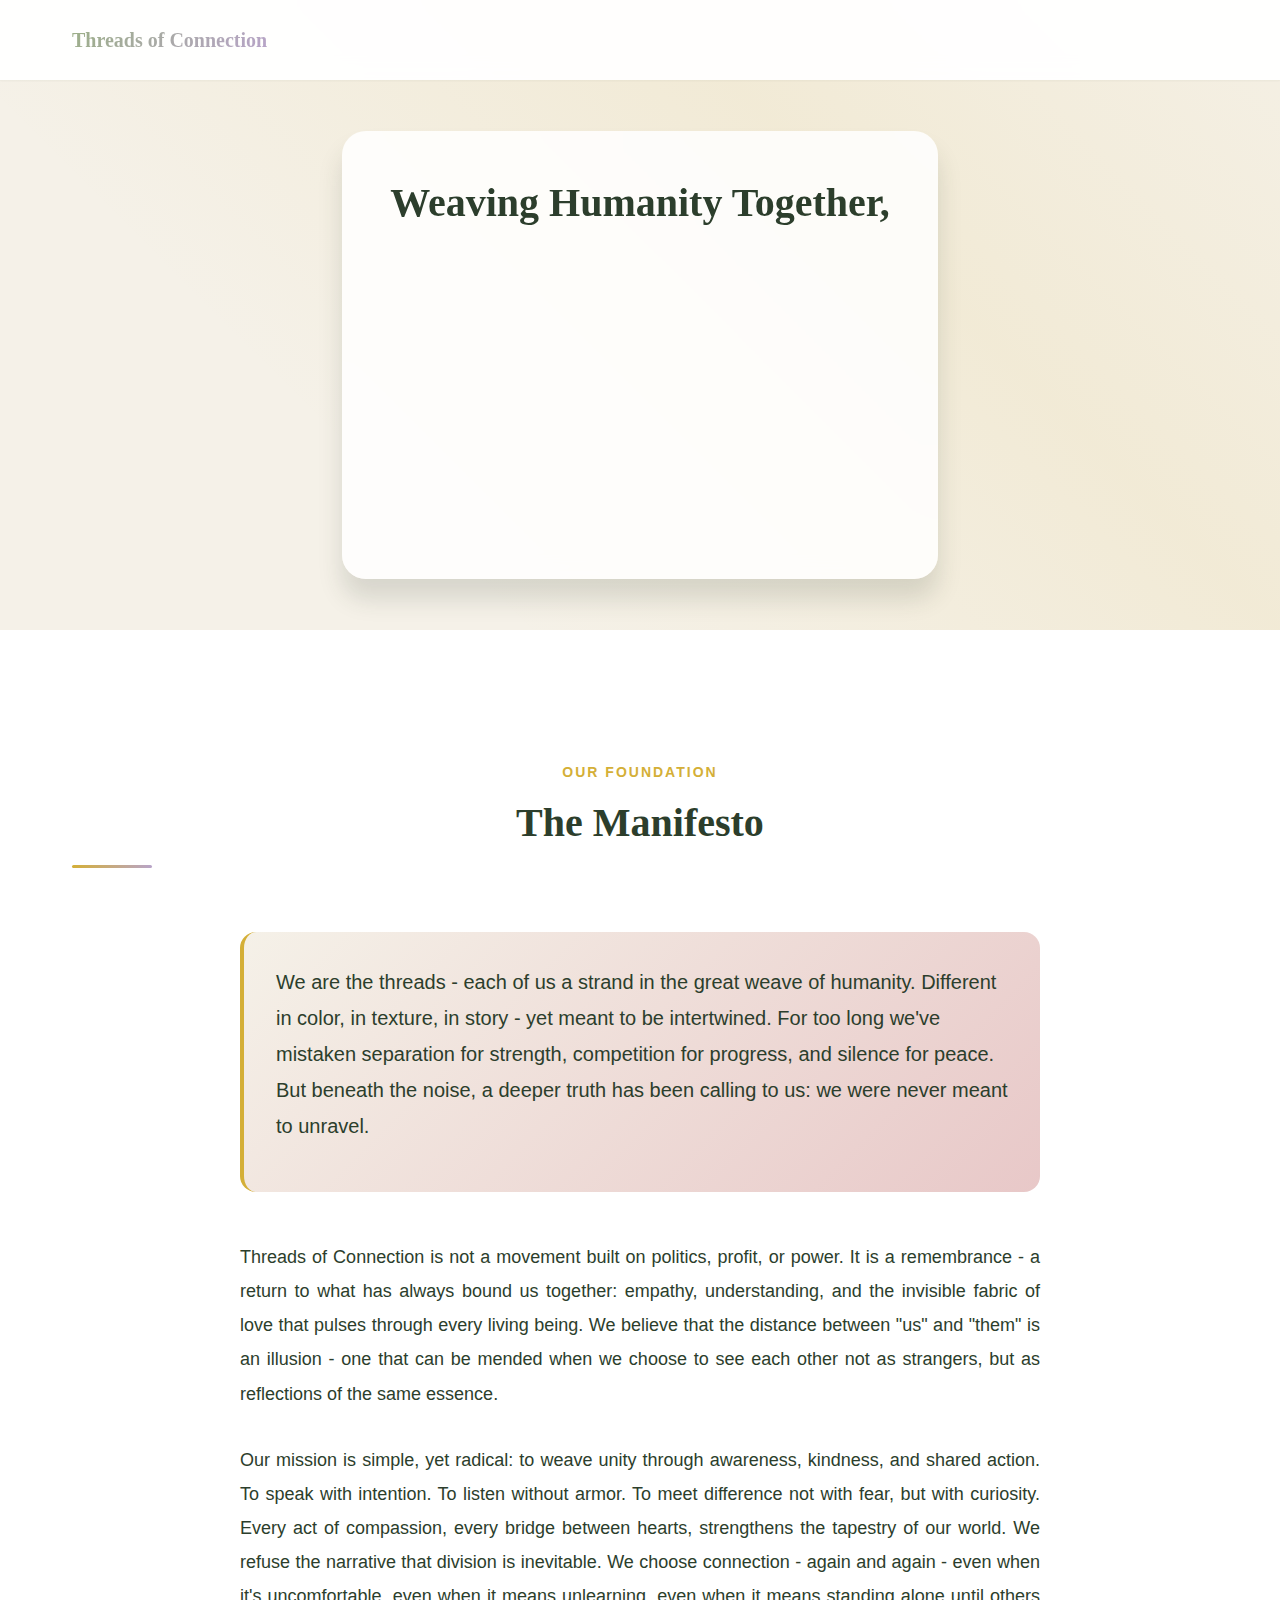
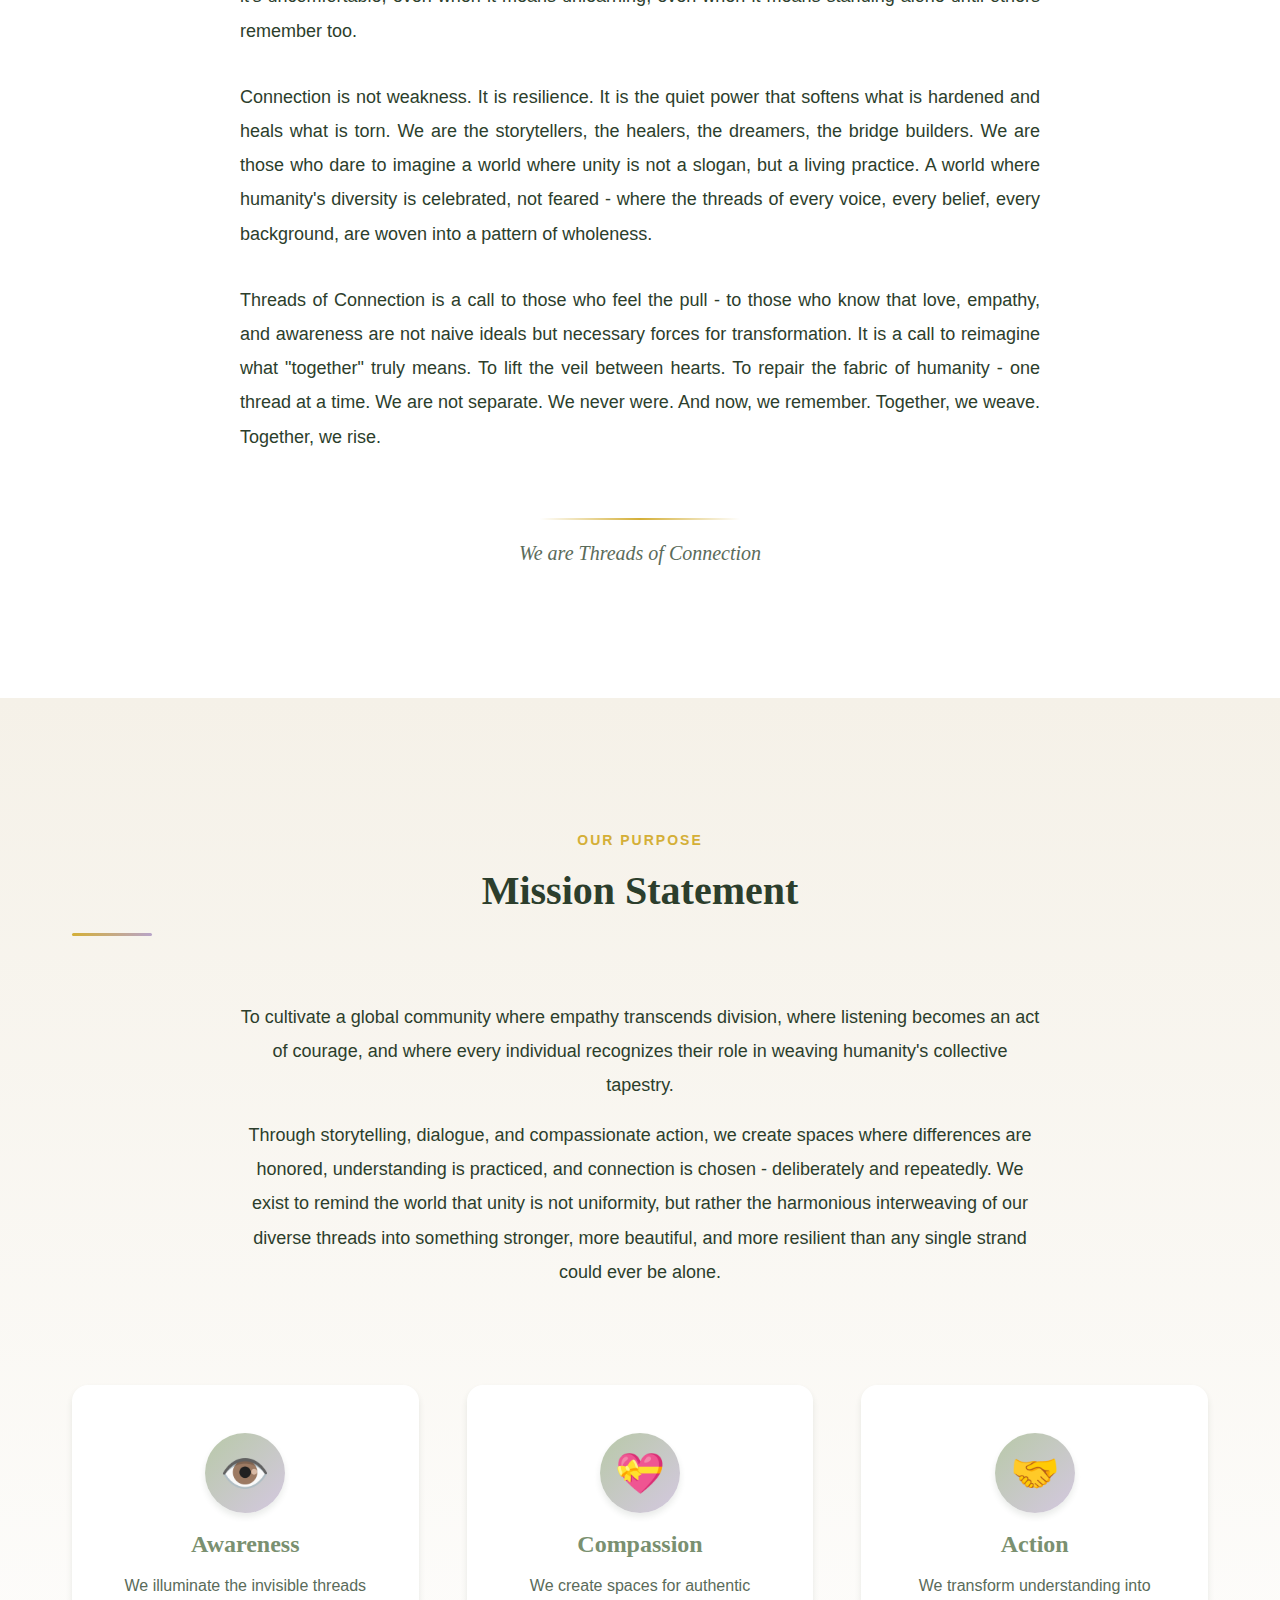
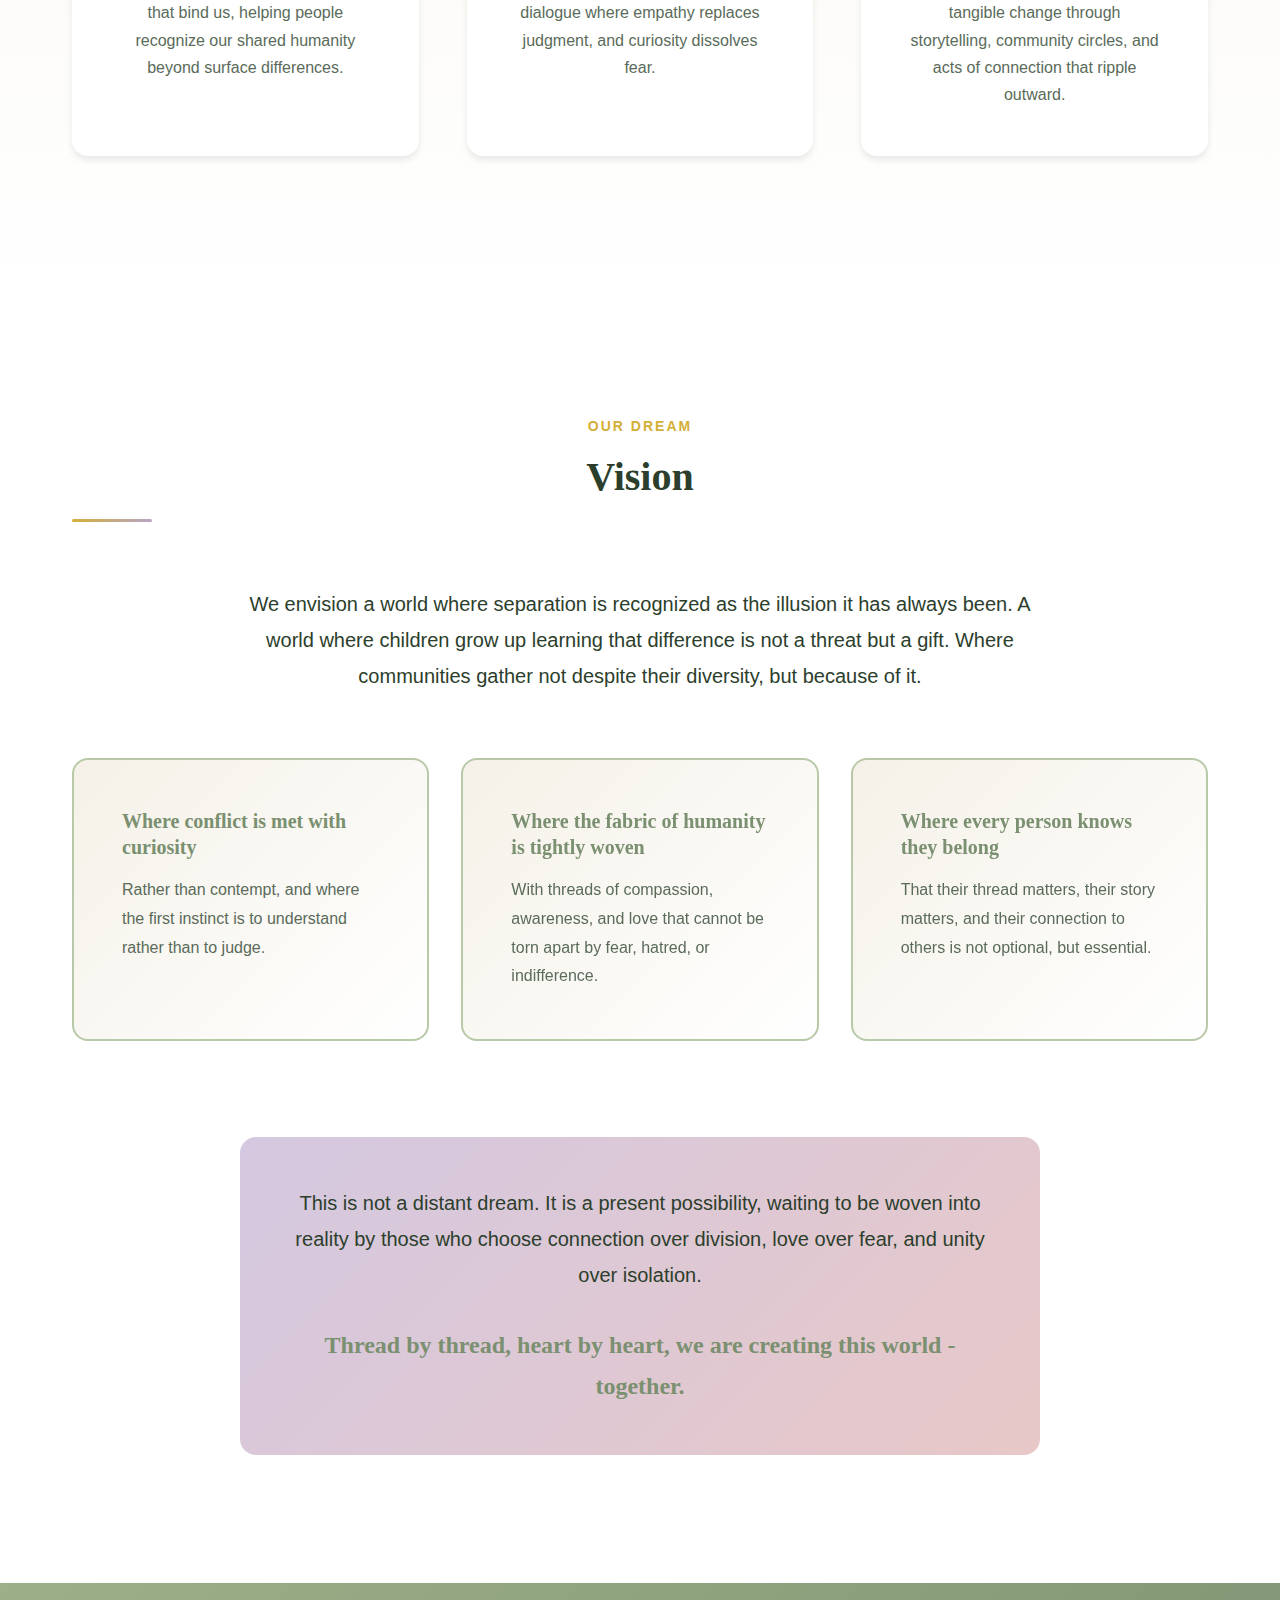
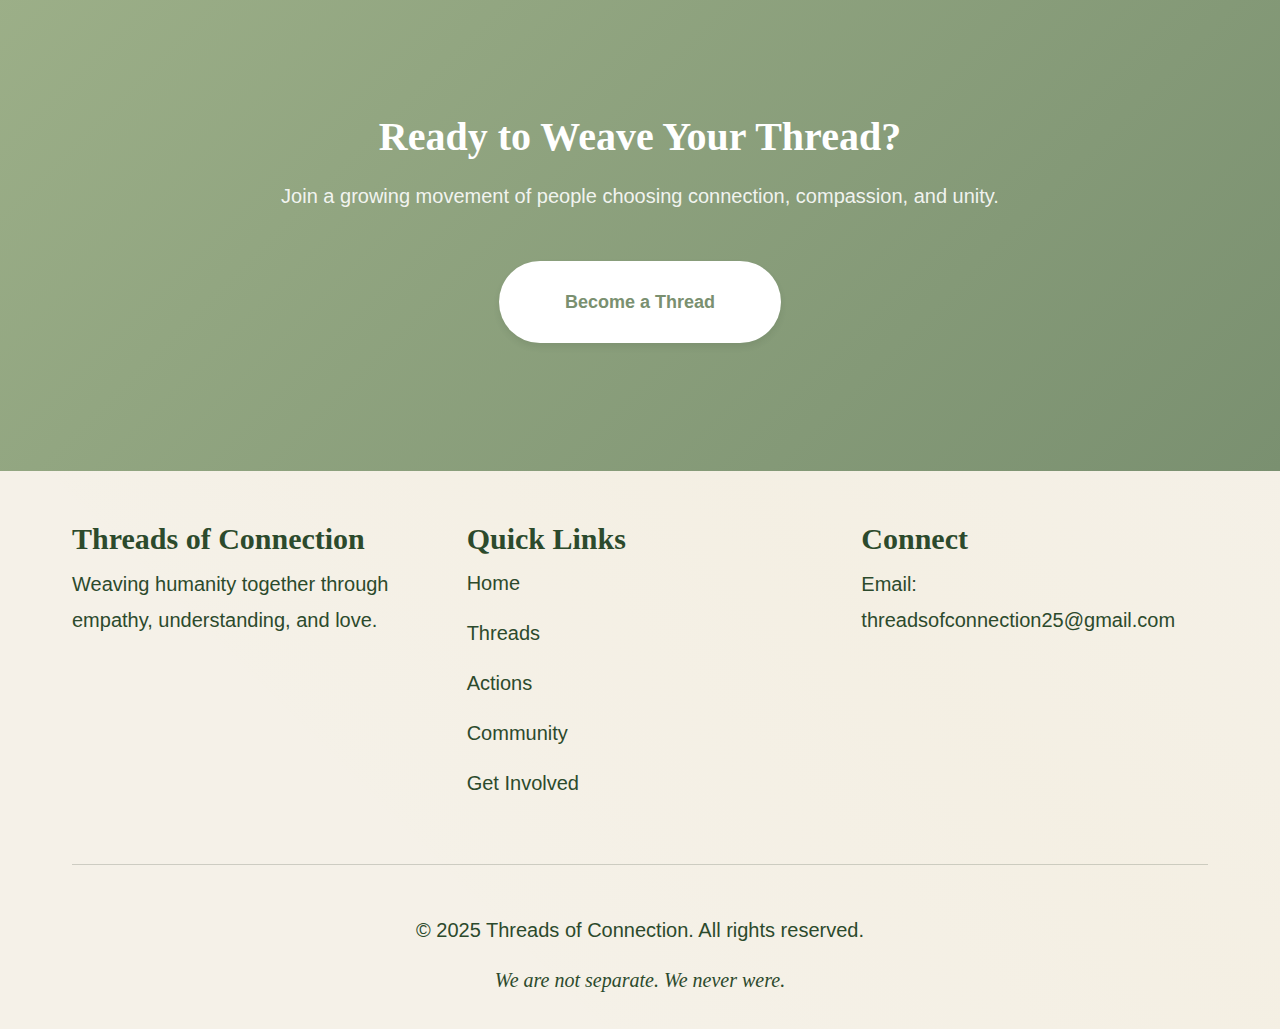
<file: index.html>
<!DOCTYPE html> 
<html lang="en">
<head>
  <meta charset="UTF-8" />
  <meta name="viewport" content="width=device-width, initial-scale=1.0" />
  <meta name="description" content="Threads of Connection - A movement to weave humanity together through empathy, understanding, and love. We are not separate. We never were." />
  <meta name="keywords" content="unity, humanity, connection, empathy, compassion, peace, community, movement" />
  <title>Threads of Connection - Weaving Humanity Together</title>
  <link rel="stylesheet" href="styles.css"
</head>
<body class="home">
  <!-- Navigation -->
  <nav class="main-nav">
    <div class="nav-container">
      <div class="logo">
        <a href="index.html">
          <span class="logo-text">Threads of Connection</span>
        </a>
      </div>

      <button class="mobile-menu-toggle" aria-label="Toggle menu" aria-expanded="false" aria-controls="primary-navigation">
        <span></span>
        <span></span>
        <span></span>
      </button>

      <ul class="nav-links" id="primary-navigation">
        <li><a href="index.html" class="active">Home</a></li>
        <li><a href="threads.html">Threads</a></li>
        <li><a href="actions.html">Actions</a></li>
        <li><a href="community.html">Community</a></li>
        <li><a href="get-involved.html">Get Involved</a></li>
      </ul>
    </div>
  </nav>

  <!-- Hero Section -->
  <section class="hero">
    <div class="hero-background">
      <canvas id="threads-canvas"></canvas>
      <div class="shimmer-overlay" aria-hidden="true"></div>
    </div>

    <div class="hero-content">
      <h1 class="hero-title">
        <span class="title-line-1">Weaving Humanity Together,</span>
        <span class="title-line-2">One Thread at a Time</span>
      </h1>
      <p class="hero-subtitle">Different Threads. One Tapestry. Infinite Strength.</p>

      <div class="hero-buttons">
        <a href="get-involved.html" class="btn btn-primary">Become a Thread</a>
        <a href="#manifesto" class="btn btn-secondary">Read the Manifesto</a>
      </div>
    </div>

    <div class="scroll-indicator">
      <span>Scroll to explore</span>
      <div class="scroll-arrow" aria-hidden="true"></div>
    </div>
  </section>

  <!-- Manifesto Section -->
  <section id="manifesto" class="manifesto-section">
    <div class="container">
      <div class="section-header">
        <span class="section-label">Our Foundation</span>
        <h2 class="section-title">The Manifesto</h2>
        <div class="title-underline"></div>
      </div>

      <div class="manifesto-content">
        <div class="manifesto-intro">
          <p class="large-text">We are the threads - each of us a strand in the great weave of humanity. Different in color, in texture, in story - yet meant to be intertwined. For too long we've mistaken separation for strength, competition for progress, and silence for peace. But beneath the noise, a deeper truth has been calling to us: we were never meant to unravel.</p>
        </div>

        <div class="manifesto-body">
          <p>Threads of Connection is not a movement built on politics, profit, or power. It is a remembrance - a return to what has always bound us together: empathy, understanding, and the invisible fabric of love that pulses through every living being. We believe that the distance between "us" and "them" is an illusion - one that can be mended when we choose to see each other not as strangers, but as reflections of the same essence.</p>

          <p>Our mission is simple, yet radical: to weave unity through awareness, kindness, and shared action. To speak with intention. To listen without armor. To meet difference not with fear, but with curiosity. Every act of compassion, every bridge between hearts, strengthens the tapestry of our world. We refuse the narrative that division is inevitable. We choose connection - again and again - even when it's uncomfortable, even when it means unlearning, even when it means standing alone until others remember too.</p>

          <p>Connection is not weakness. It is resilience. It is the quiet power that softens what is hardened and heals what is torn. We are the storytellers, the healers, the dreamers, the bridge builders. We are those who dare to imagine a world where unity is not a slogan, but a living practice. A world where humanity's diversity is celebrated, not feared - where the threads of every voice, every belief, every background, are woven into a pattern of wholeness.</p>

          <p>Threads of Connection is a call to those who feel the pull - to those who know that love, empathy, and awareness are not naive ideals but necessary forces for transformation. It is a call to reimagine what "together" truly means. To lift the veil between hearts. To repair the fabric of humanity - one thread at a time. We are not separate. We never were. And now, we remember. Together, we weave. Together, we rise.</p>
        </div>

        <div class="manifesto-signature">
          <div class="signature-line"></div>
          <p class="signature-text">We are Threads of Connection</p>
        </div>
      </div>
    </div>
  </section>

  <!-- Mission Section -->
  <section class="mission-section">
    <div class="container">
      <div class="section-header">
        <span class="section-label">Our Purpose</span>
        <h2 class="section-title">Mission Statement</h2>
        <div class="title-underline"></div>
      </div>

      <div class="mission-content">
        <div class="mission-text">
          <p class="large-text">To cultivate a global community where empathy transcends division, where listening becomes an act of courage, and where every individual recognizes their role in weaving humanity's collective tapestry.</p>

          <p>Through storytelling, dialogue, and compassionate action, we create spaces where differences are honored, understanding is practiced, and connection is chosen - deliberately and repeatedly. We exist to remind the world that unity is not uniformity, but rather the harmonious interweaving of our diverse threads into something stronger, more beautiful, and more resilient than any single strand could ever be alone.</p>
        </div>

        <div class="mission-pillars">
          <div class="pillar">
            <div class="pillar-icon">
              <span class="icon-circle">👁️</span>
            </div>
            <h3>Awareness</h3>
            <p>We illuminate the invisible threads that bind us, helping people recognize our shared humanity beyond surface differences.</p>
          </div>

          <div class="pillar">
            <div class="pillar-icon">
              <span class="icon-circle">💝</span>
            </div>
            <h3>Compassion</h3>
            <p>We create spaces for authentic dialogue where empathy replaces judgment, and curiosity dissolves fear.</p>
          </div>

          <div class="pillar">
            <div class="pillar-icon">
              <span class="icon-circle">🤝</span>
            </div>
            <h3>Action</h3>
            <p>We transform understanding into tangible change through storytelling, community circles, and acts of connection that ripple outward.</p>
          </div>
        </div>
      </div>
    </div>
  </section>

  <!-- Vision Section -->
  <section class="vision-section">
    <div class="container">
      <div class="section-header">
        <span class="section-label">Our Dream</span>
        <h2 class="section-title">Vision</h2>
        <div class="title-underline"></div>
      </div>

      <div class="vision-content">
        <div class="vision-intro">
          <p class="large-text">We envision a world where separation is recognized as the illusion it has always been. A world where children grow up learning that difference is not a threat but a gift. Where communities gather not despite their diversity, but because of it.</p>
        </div>

        <div class="vision-grid">
          <div class="vision-card">
            <h3>Where conflict is met with curiosity</h3>
            <p>Rather than contempt, and where the first instinct is to understand rather than to judge.</p>
          </div>

          <div class="vision-card">
            <h3>Where the fabric of humanity is tightly woven</h3>
            <p>With threads of compassion, awareness, and love that cannot be torn apart by fear, hatred, or indifference.</p>
          </div>

          <div class="vision-card">
            <h3>Where every person knows they belong</h3>
            <p>That their thread matters, their story matters, and their connection to others is not optional, but essential.</p>
          </div>
        </div>

        <div class="vision-closing">
          <p class="large-text">This is not a distant dream. It is a present possibility, waiting to be woven into reality by those who choose connection over division, love over fear, and unity over isolation.</p>
          <p class="vision-emphasis">Thread by thread, heart by heart, we are creating this world - together.</p>
        </div>
      </div>
    </div>
  </section>

  <!-- Call to Action Section -->
  <section class="cta-section">
    <div class="container">
      <div class="cta-content">
        <h2>Ready to Weave Your Thread?</h2>
        <p>Join a growing movement of people choosing connection, compassion, and unity.</p>
        <a href="get-involved.html" class="btn btn-primary btn-large">Become a Thread</a>
      </div>
    </div>
  </section>

  <!-- Footer -->
  <footer class="main-footer">
    <!-- Canvas background for footer -->
    <div class="footer-background">
      <canvas id="footer-canvas"></canvas>
      <div class="shimmer-overlay" aria-hidden="true"></div>
    </div>

    <div class="container footer-inner">
      <div class="footer-content">
        <div class="footer-section">
          <h3>Threads of Connection</h3>
          <p>Weaving humanity together through empathy, understanding, and love.</p>
        </div>

        <div class="footer-section">
          <h4>Quick Links</h4>
          <ul class="footer-links">
            <li><a href="index.html">Home</a></li>
            <li><a href="threads.html">Threads</a></li>
            <li><a href="actions.html">Actions</a></li>
            <li><a href="community.html">Community</a></li>
            <li><a href="get-involved.html">Get Involved</a></li>
          </ul>
        </div>

        <div class="footer-section">
          <h4>Connect</h4>
          <p>Email: <a href="mailto:threadsofconnection25@gmail.com">threadsofconnection25@gmail.com</a></p>
        </div>
      </div>

      <div class="footer-bottom">
        <p>&copy; 2025 Threads of Connection. All rights reserved.</p>
        <p class="footer-tagline">We are not separate. We never were.</p>
      </div>
    </div>
  </footer>

  <script src="main.js"></script>
</body>
</html>
</file>
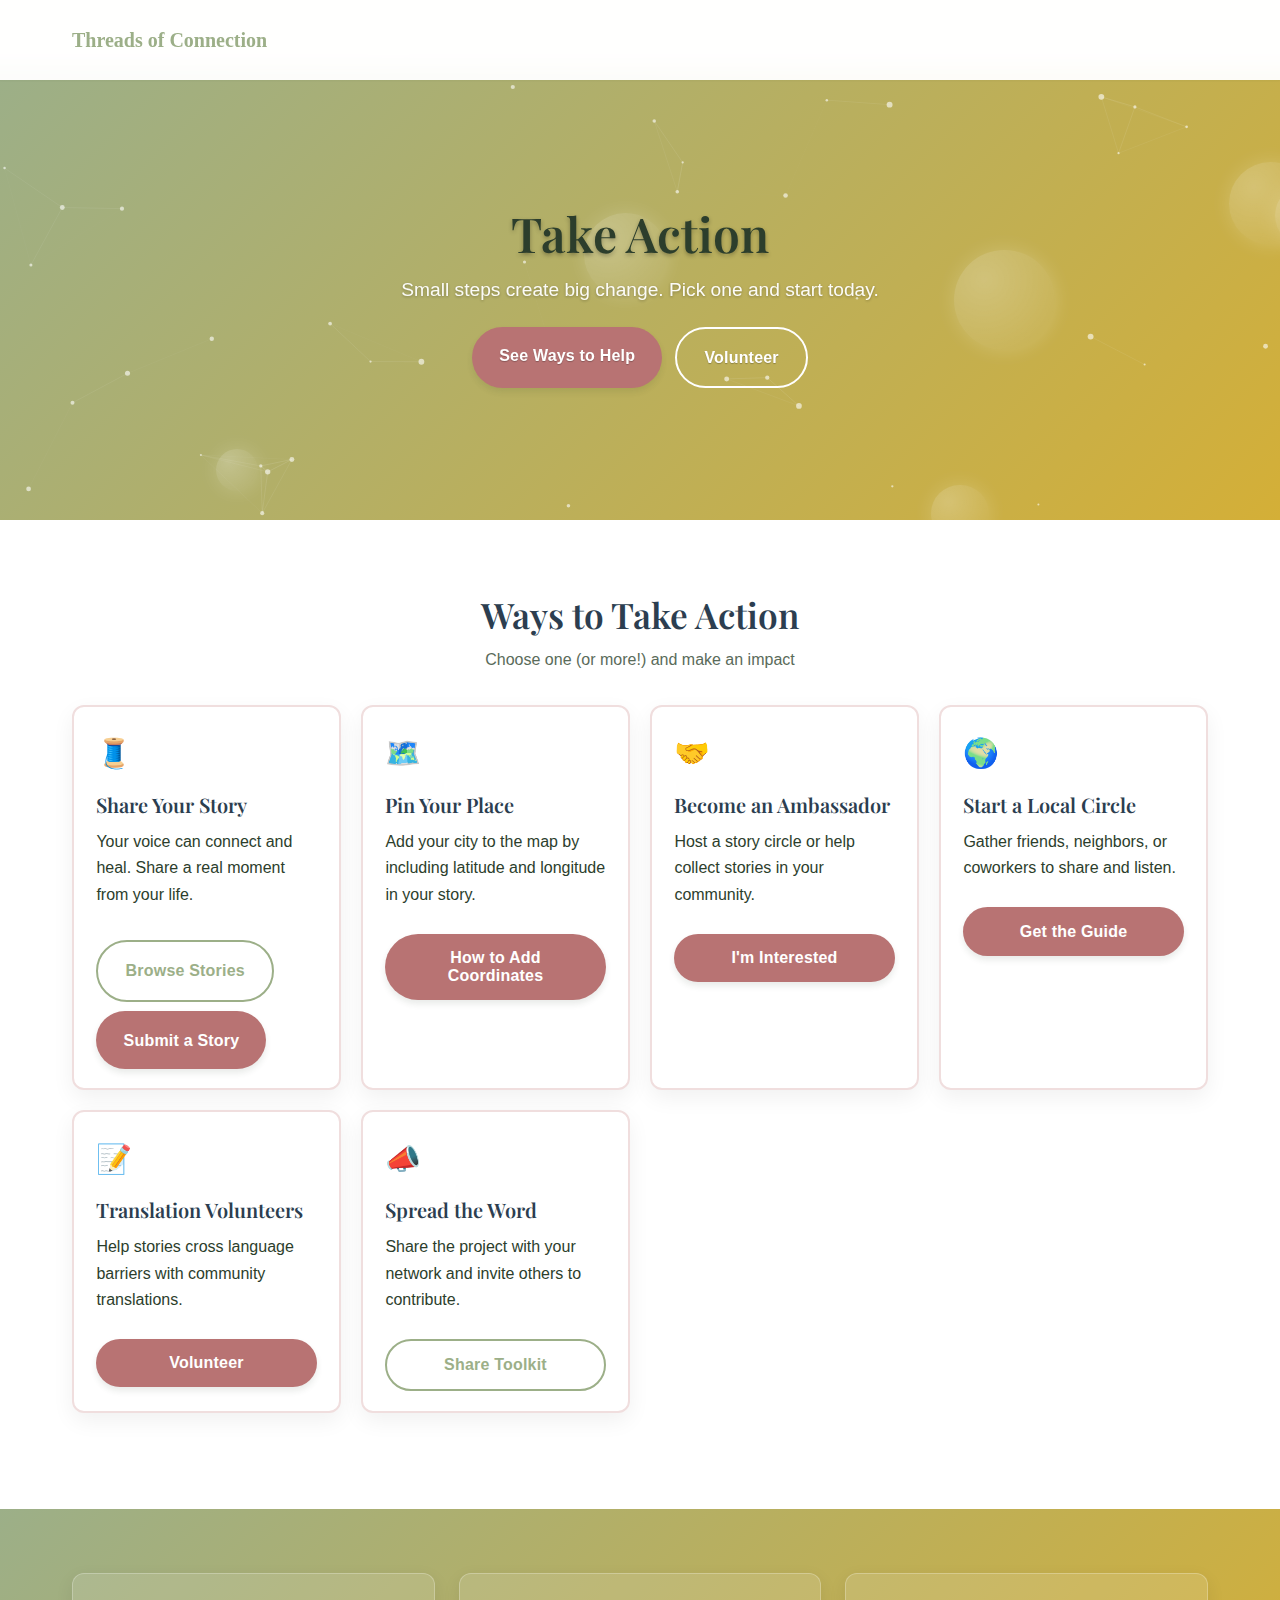
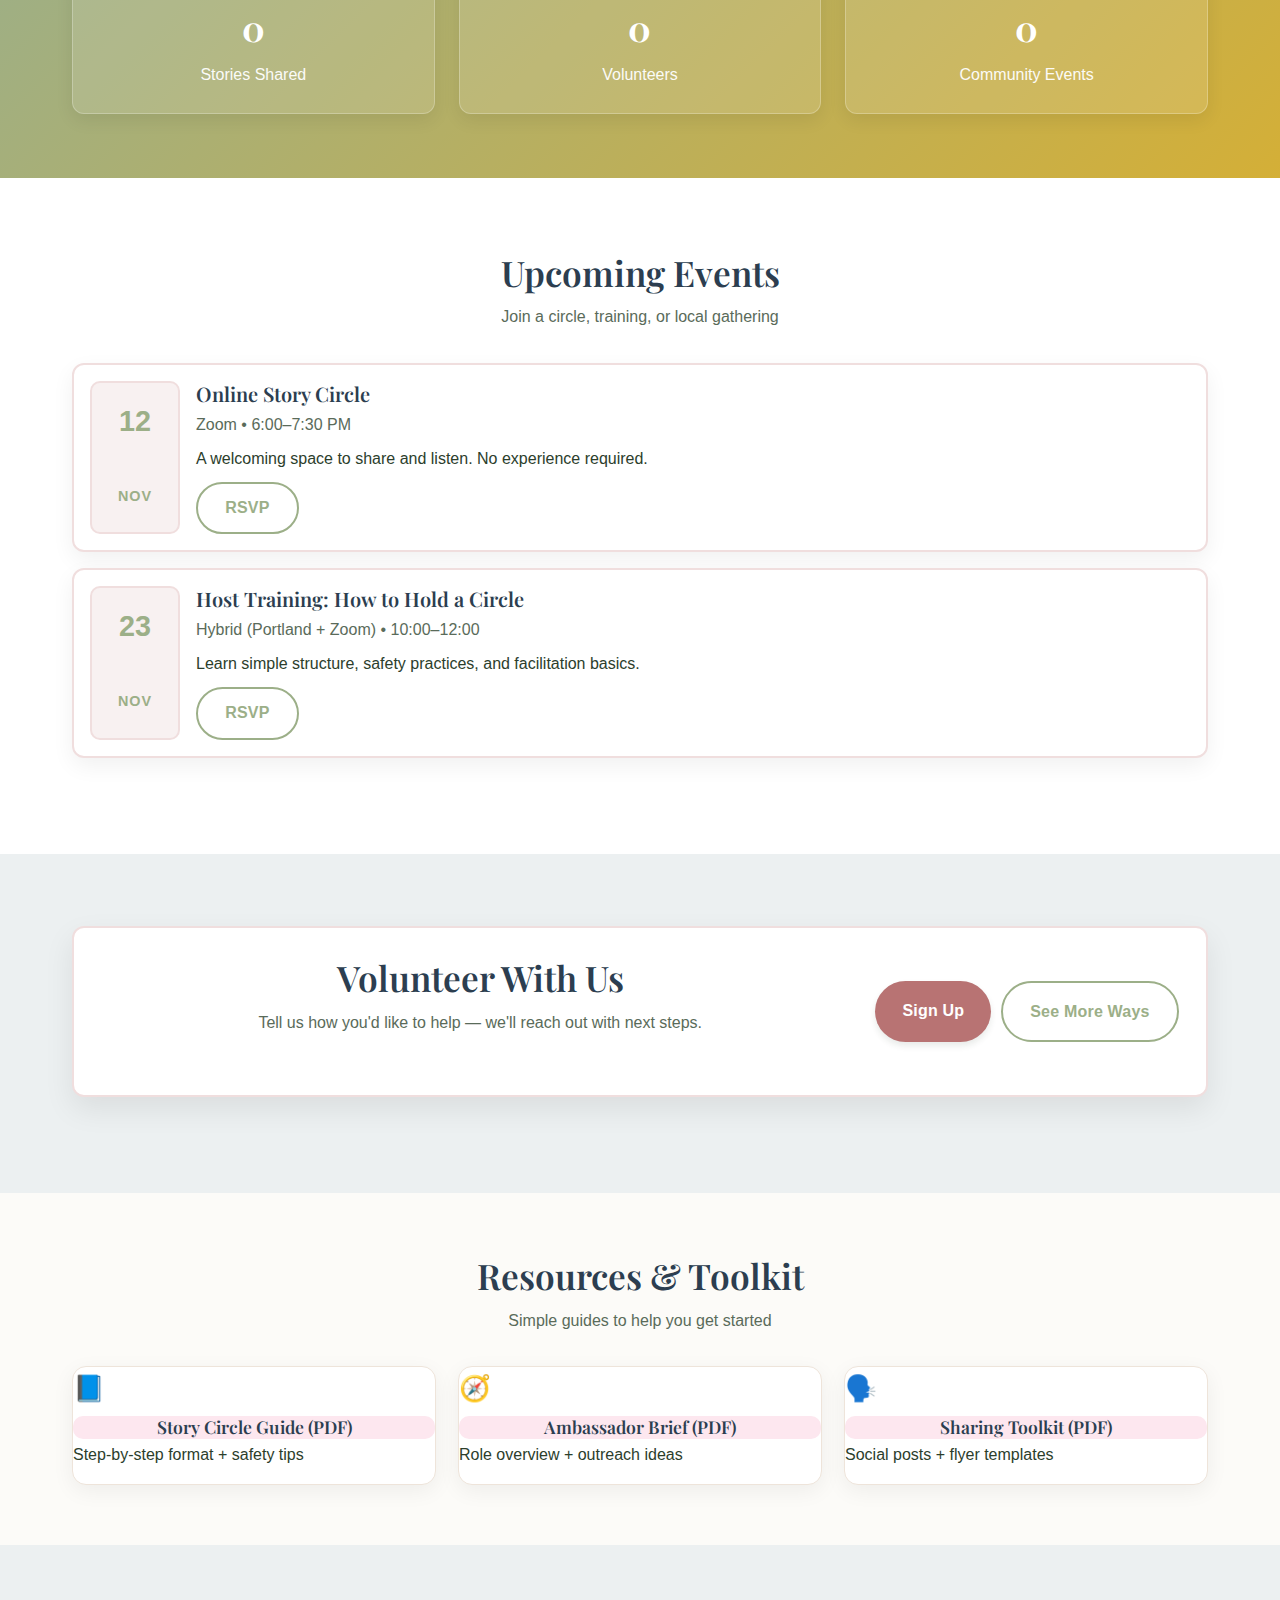
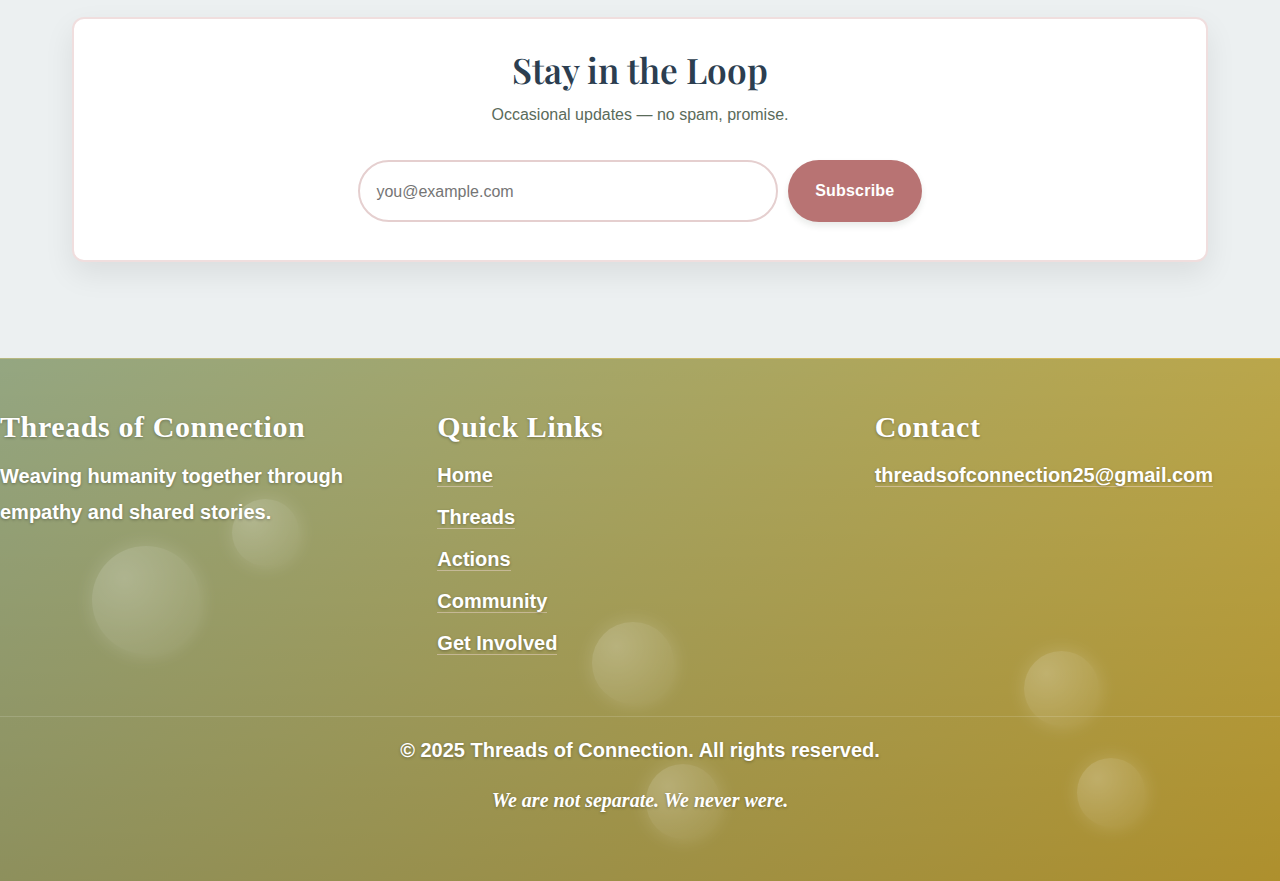
<file: actions.html>
<!DOCTYPE html>
<html lang="en">
<head>
  <meta charset="UTF-8" />
  <title>Take Action — Threads of Connection</title>
  <meta name="viewport" content="width=device-width, initial-scale=1" />
 
  <!-- Global styles (nav/typography) -->
 <link rel="stylesheet" href="./styles.css">
  <!-- Page styles -->
 <link rel="stylesheet" href="https://amieroberts1991-code.github.io/Threads-of-Connection/actions.css?v=3">
 
  <!-- Optional: Fonts to match other pages if not already global -->
  <link href="https://fonts.googleapis.com/css2?family=Playfair+Display:wght@400;700&family=Lato:wght@300;400;700&display=swap" rel="stylesheet">
</head>
<body>
  <!-- Navigation (same structure as other pages) -->
  <nav class="main-nav">
    <div class="nav-container">
      <a href="./index.html" class="logo">Threads of Connection</a>
      <ul class="nav-links">
        <li><a href="./index.html">Home</a></li>
        <li><a href="./threads.html">Threads</a></li>
        <li><a class="active" href="./actions.html">Actions</a></li>
        <li><a href="./community.html">Community</a></li>
        <li><a href="./get-involved.html">Get Involved</a></li>
      </ul>
      <button class="mobile-menu-toggle" aria-label="Menu">
        <span></span><span></span><span></span>
      </button>
    </div>
  </nav>
 
  <!-- Hero with animated canvas + floating orbs -->
  <header class="actions-hero">
    <canvas id="actions-canvas" aria-hidden="true"></canvas>
    <!-- Floating orbs animation -->
    <div class="orbs-container" id="hero-orbs"></div>
    <div class="actions-hero-inner">
      <h1>Take Action</h1>
      <p>Small steps create big change. Pick one and start today.</p>
      <div class="hero-actions">
        <a class="btn btn-primary" href="#act-now">See Ways to Help</a>
        <a class="btn btn-outline" href="#volunteer">Volunteer</a>
      </div>
    </div>
  </header>
 
  <!-- Ways to Take Action -->
  <section class="actions-section" id="act-now">
    <div class="container">
      <h2 class="section-title">Ways to Take Action</h2>
      <p class="section-subtitle">Choose one (or more!) and make an impact</p>
 
      <div class="actions-grid">
        <article class="action-card">
          <div class="action-icon">🧵</div>
          <h3>Share Your Story</h3>
          <p>Your voice can connect and heal. Share a real moment from your life.</p>
          <div class="action-cta">
            <a href="threads.html#stories-grid" class="btn btn-outline">Browse Stories</a>
            <a href="./submit.html" class="btn btn-primary">Submit a Story</a>
          </div>
        </article>
 
        <article class="action-card">
          <div class="action-icon">🗺️</div>
          <h3>Pin Your Place</h3>
          <p>Add your city to the map by including latitude and longitude in your story.</p>
          <button class="btn btn-primary" data-open-modal="coords-help">How to Add Coordinates</button>
        </article>
 
        <article class="action-card">
          <div class="action-icon">🤝</div>
          <h3>Become an Ambassador</h3>
          <p>Host a story circle or help collect stories in your community.</p>
          <button class="btn btn-primary" data-open-modal="ambassador-modal">I'm Interested</button>
        </article>
 
        <article class="action-card">
          <div class="action-icon">🌍</div>
          <h3>Start a Local Circle</h3>
          <p>Gather friends, neighbors, or coworkers to share and listen.</p>
          <button class="btn btn-primary" data-open-modal="circle-modal">Get the Guide</button>
        </article>
 
        <article class="action-card">
          <div class="action-icon">📝</div>
          <h3>Translation Volunteers</h3>
          <p>Help stories cross language barriers with community translations.</p>
          <button class="btn btn-primary" data-open-modal="translation-modal">Volunteer</button>
        </article>
 
        <article class="action-card">
          <div class="action-icon">📣</div>
          <h3>Spread the Word</h3>
          <p>Share the project with your network and invite others to contribute.</p>
          <button class="btn btn-outline" data-open-modal="share-modal">Share Toolkit</button>
        </article>
      </div>
    </div>
  </section>
 
  <!-- Impact Stats -->
  <section class="impact-section">
    <div class="container">
      <div class="impact-grid">
        <div class="impact-item">
          <div class="impact-number" data-target="stories">0</div>
          <div class="impact-label">Stories Shared</div>
        </div>
        <div class="impact-item">
          <div class="impact-number" data-target="volunteers">0</div>
          <div class="impact-label">Volunteers</div>
        </div>
        <div class="impact-item">
          <div class="impact-number" data-target="events">0</div>
          <div class="impact-label">Community Events</div>
        </div>
      </div>
    </div>
  </section>
 
  <!-- Upcoming Events -->
  <section class="events-section" id="events">
    <div class="container">
      <h2 class="section-title">Upcoming Events</h2>
      <p class="section-subtitle">Join a circle, training, or local gathering</p>
 
      <div class="events-list" id="events-list">
        <article class="event-card">
          <div class="event-date">
            <span class="event-day">12</span>
            <span class="event-month">Nov</span>
          </div>
          <div class="event-body">
            <h3 class="event-title">Online Story Circle</h3>
            <p class="event-meta">Zoom • 6:00–7:30 PM</p>
            <p class="event-desc">A welcoming space to share and listen. No experience required.</p>
            <button class="btn btn-outline" data-open-modal="rsvp-modal" data-event="Online Story Circle">RSVP</button>
          </div>
        </article>
 
        <article class="event-card">
          <div class="event-date">
            <span class="event-day">23</span>
            <span class="event-month">Nov</span>
          </div>
          <div class="event-body">
            <h3 class="event-title">Host Training: How to Hold a Circle</h3>
            <p class="event-meta">Hybrid (Portland + Zoom) • 10:00–12:00</p>
            <p class="event-desc">Learn simple structure, safety practices, and facilitation basics.</p>
            <button class="btn btn-outline" data-open-modal="rsvp-modal" data-event="Host Training">RSVP</button>
          </div>
        </article>
      </div>
    </div>
  </section>
 
  <!-- Volunteer CTA -->
  <section class="volunteer-section" id="volunteer">
    <div class="container">
      <div class="volunteer-card">
        <div class="volunteer-text">
          <h2 class="section-title">Volunteer With Us</h2>
          <p class="section-subtitle">Tell us how you'd like to help — we'll reach out with next steps.</p>
        </div>
        <div class="volunteer-actions">
          <button class="btn btn-primary" data-open-modal="volunteer-modal">Sign Up</button>
          <a class="btn btn-outline" href="#act-now">See More Ways</a>
        </div>
      </div>
    </div>
  </section>
 
  <!-- Resources / Toolkit -->
  <section class="resources-section" id="resources">
    <div class="container">
      <h2 class="section-title">Resources & Toolkit</h2>
      <p class="section-subtitle">Simple guides to help you get started</p>
 
      <div class="resources-grid">
        <a class="resource-card" href="toolkits/story-circle-guide.pdf" download>
          <div class="resource-icon">📘</div>
          <h3>Story Circle Guide (PDF)</h3>
          <p>Step-by-step format + safety tips</p>
        </a>
        <a class="resource-card" href="toolkits/ambassador-brief.pdf" download>
          <div class="resource-icon">🧭</div>
          <h3>Ambassador Brief (PDF)</h3>
          <p>Role overview + outreach ideas</p>
        </a>
        <a class="resource-card" href="toolkits/sharing-toolkit.pdf" download>
          <div class="resource-icon">🗣️</div>
          <h3>Sharing Toolkit (PDF)</h3>
          <p>Social posts + flyer templates</p>
        </a>
      </div>
    </div>
  </section>
 
  <!-- Newsletter -->
  <section class="newsletter-section">
    <div class="container">
      <div class="newsletter-card">
        <h2 class="section-title">Stay in the Loop</h2>
        <p class="section-subtitle">Occasional updates — no spam, promise.</p>
        <form id="newsletter-form" class="newsletter-form" novalidate>
          <input type="email" id="newsletter-email" placeholder="you@example.com" required />
          <button class="btn btn-primary" type="submit">Subscribe</button>
        </form>
        <div class="newsletter-message" id="newsletter-message" aria-live="polite"></div>
      </div>
    </div>
  </section>
 
  <!-- Modals -->
  <div class="modal" id="volunteer-modal" aria-hidden="true">
    <div class="modal-content">
      <div class="modal-header">
        <button class="modal-close" aria-label="Close">&times;</button>
        <h2 class="modal-title">Volunteer Sign-Up</h2>
        <div class="modal-meta">Tell us a little bit about you</div>
      </div>
      <div class="modal-body">
        <form id="volunteer-form" class="volunteer-form" novalidate>
          <div class="form-row">
            <div class="form-group">
              <label for="vol-name">Full Name *</label>
              <input id="vol-name" required placeholder="Your name" />
            </div>
            <div class="form-group">
              <label for="vol-email">Email *</label>
              <input id="vol-email" type="email" required placeholder="you@example.com" />
            </div>
          </div>
          <div class="form-group">
            <label for="vol-interests">How would you like to help?</label>
            <select id="vol-interests">
              <option>Story collecting</option>
              <option>Hosting circles</option>
              <option>Translations</option>
              <option>Outreach / Social</option>
              <option>Other</option>
            </select>
          </div>
          <div class="form-group">
            <label for="vol-notes">Anything else we should know?</label>
            <textarea id="vol-notes" rows="5" placeholder="Optional"></textarea>
          </div>
          <div class="form-actions">
            <button type="button" class="btn" data-close-modal>Cancel</button>
            <button type="submit" class="btn btn-primary">Sign Up</button>
          </div>
          <div class="form-message" id="volunteer-message" role="alert" aria-live="polite"></div>
        </form>
      </div>
    </div>
  </div>
 
  <div class="modal" id="rsvp-modal" aria-hidden="true">
    <div class="modal-content">
      <div class="modal-header">
        <button class="modal-close" aria-label="Close">&times;</button>
        <h2 class="modal-title">RSVP</h2>
        <div class="modal-meta" id="rsvp-event-name">Event</div>
      </div>
      <div class="modal-body">
        <form id="rsvp-form" class="volunteer-form" novalidate>
          <div class="form-row">
            <div class="form-group">
              <label for="rsvp-name">Full Name *</label>
              <input id="rsvp-name" required placeholder="Your name" />
            </div>
            <div class="form-group">
              <label for="rsvp-email">Email *</label>
              <input id="rsvp-email" type="email" required placeholder="you@example.com" />
            </div>
          </div>
          <div class="form-actions">
            <button type="button" class="btn" data-close-modal>Cancel</button>
            <button type="submit" class="btn btn-primary">RSVP</button>
          </div>
          <div class="form-message" id="rsvp-message" role="alert" aria-live="polite"></div>
        </form>
      </div>
    </div>
  </div>
 
  <div class="modal" id="coords-help" aria-hidden="true">
    <div class="modal-content">
      <div class="modal-header">
        <button class="modal-close" aria-label="Close">&times;</button>
        <h2 class="modal-title">How to Add Coordinates</h2>
      </div>
      <div class="modal-body">
        <p>To put a pin on the map, include latitude and longitude when you submit your story.</p>
        <ol>
          <li>Open Google Maps and find your city.</li>
          <li>Right-click on the map and copy the coordinates (e.g., 45.5152, -122.6784).</li>
          <li>Paste them in the Latitude and Longitude fields in the story form.</li>
        </ol>
        <p>That's it — your story will show as a map pin.</p>
      </div>
    </div>
  </div>
 
  <div class="modal" id="ambassador-modal" aria-hidden="true">
    <div class="modal-content">
      <div class="modal-header">
        <button class="modal-close" aria-label="Close">&times;</button>
        <h2 class="modal-title">Community Ambassador</h2>
      </div>
      <div class="modal-body">
        <p>Ambassadors help collect stories, host circles, and spread the word locally.</p>
        <p>Interested? Use the Volunteer Sign-Up and select "Story collecting" or "Hosting circles".</p>
      </div>
    </div>
  </div>
 
  <div class="modal" id="circle-modal" aria-hidden="true">
    <div class="modal-content">
      <div class="modal-header">
        <button class="modal-close" aria-label="Close">&times;</button>
        <h2 class="modal-title">Start a Local Circle</h2>
      </div>
      <div class="modal-body">
        <p>Circles are simple: welcome, prompts, sharing, gratitude. Download the guide from Resources to get started.</p>
      </div>
    </div>
  </div>
 
  <div class="modal" id="translation-modal" aria-hidden="true">
    <div class="modal-content">
      <div class="modal-header">
        <button class="modal-close" aria-label="Close">&times;</button>
        <h2 class="modal-title">Translation Volunteers</h2>
      </div>
      <div class="modal-body">
        <p>We welcome volunteer translators for Spanish, French, Arabic, Japanese, and more.</p>
        <p>Use the Volunteer Sign-Up and select "Translations".</p>
      </div>
    </div>
  </div>
 
  <div class="modal" id="share-modal" aria-hidden="true">
    <div class="modal-content">
      <div class="modal-header">
        <button class="modal-close" aria-label="Close">&times;</button>
        <h2 class="modal-title">Share Toolkit</h2>
      </div>
      <div class="modal-body">
        <p>Copy this link and share it with your community:</p>
        <pre class="share-link" id="share-link">https://your-domain.com/threads.html</pre>
        <button class="btn btn-primary" id="copy-share-link">Copy Link</button>
      </div>
    </div>
  </div>

  <!-- Footer -->
  <footer class="main-footer" aria-label="Footer">
    <!-- Floating orbs animation -->
    <div class="orbs-container" id="footer-orbs"></div>

    <div class="footer-content">
      <div class="footer-section">
        <h3>Threads of Connection</h3>
        <p>Weaving humanity together through empathy and shared stories.</p>
      </div>

      <div class="footer-section">
        <h4>Quick Links</h4>
        <ul class="footer-links">
          <li><a href="./index.html">Home</a></li>
          <li><a href="./threads.html">Threads</a></li>
          <li><a href="./actions.html">Actions</a></li>
          <li><a href="./community.html">Community</a></li>
          <li><a href="./get-involved.html">Get Involved</a></li>
        </ul>
      </div>

      <div class="footer-section">
        <h3>Contact</h3>
        <a href="mailto:threadsofconnection25@gmail.com">threadsofconnection25@gmail.com</a>
      </div>
    </div>

    <div class="footer-bottom">
      <p>&copy; 2025 Threads of Connection. All rights reserved.</p>
      <p class="footer-tagline">We are not separate. We never were.</p>
    </div>
  </footer>
 
  <!-- Page logic -->
  <script src="./actions.js"></script>
</body>
</html>
</file>
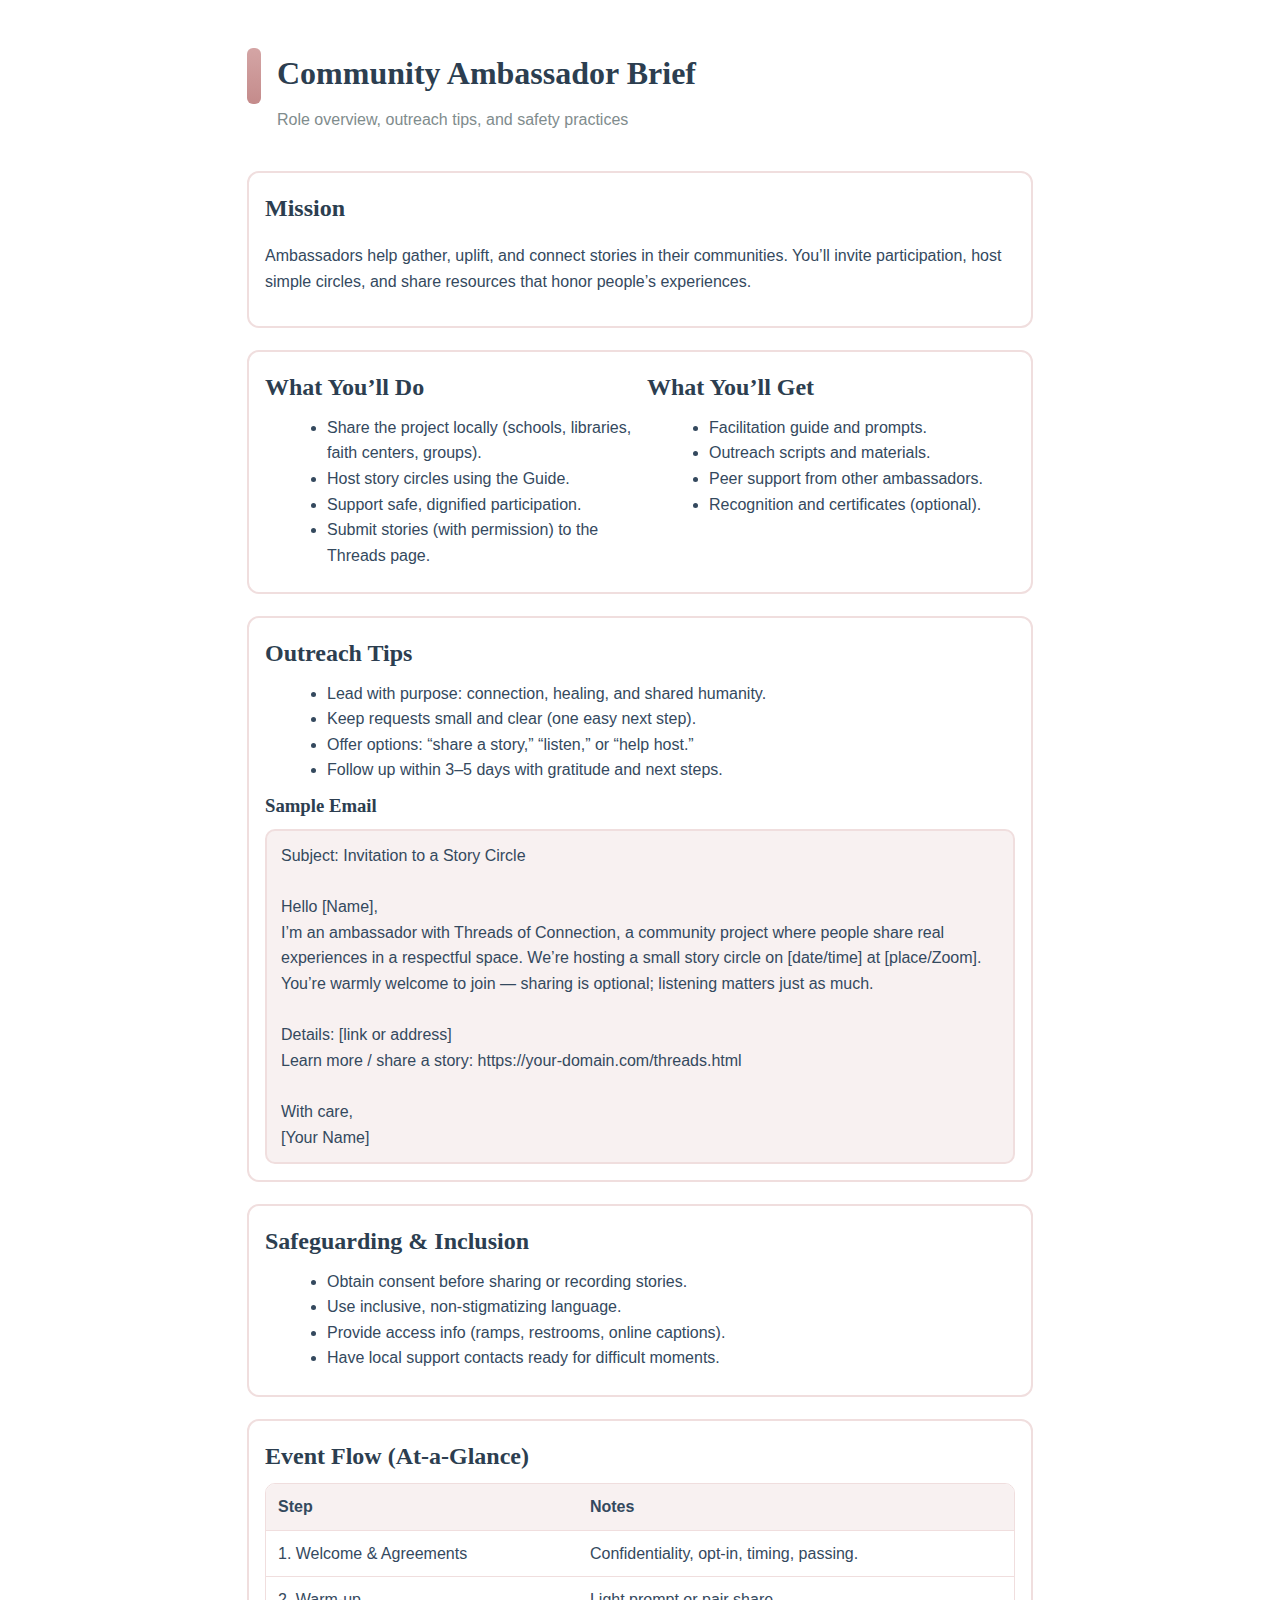
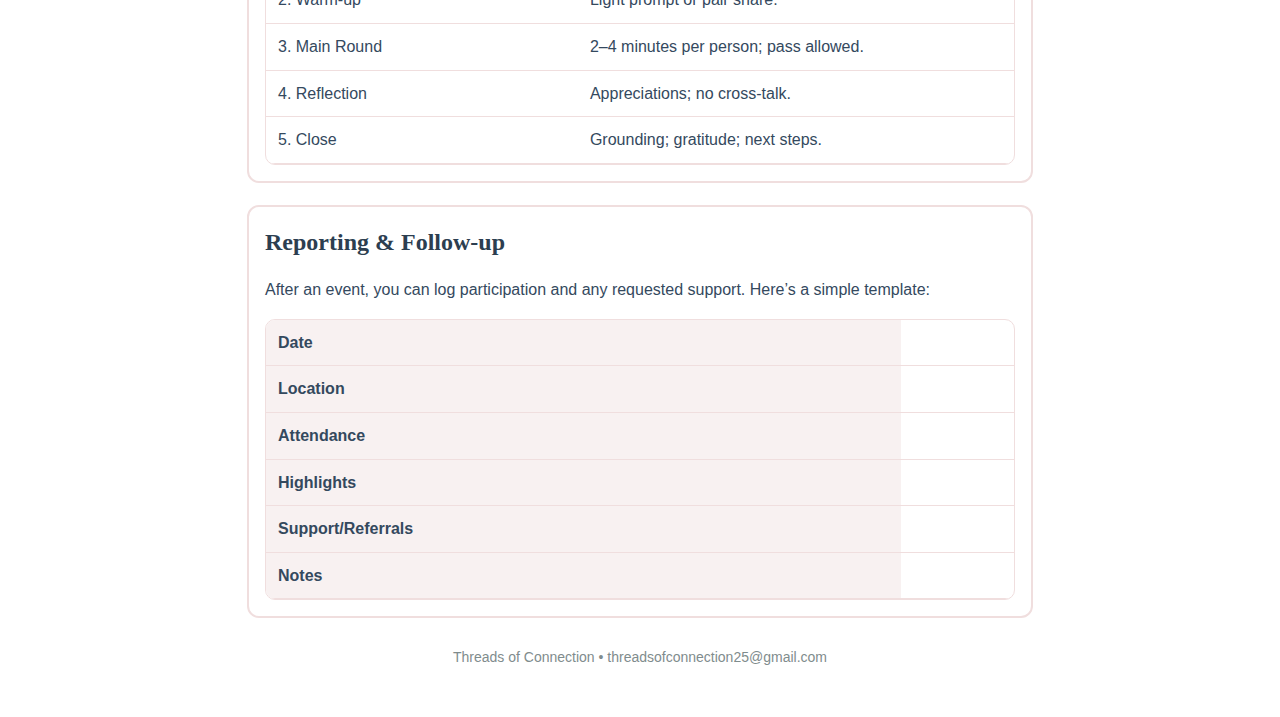
<file: ambassador-brief.html>
<!DOCTYPE html>
<html lang="en">
<head>
<meta charset="utf-8" />
<title>Community Ambassador Brief — Threads of Connection</title>
<meta name="viewport" content="width=device-width, initial-scale=1" />
<style>
  :root{--primary:#d4a5a5;--secondary:#c48b8b;--dark:#2c3e50;--text:#34495e;--muted:#7f8c8d;--border:#f0dede}
  *{box-sizing:border-box}
  body{margin:0;background:#fff;color:var(--text);font:16px/1.6 "Lato",Arial,sans-serif}
  .page{max-width:850px;margin:0 auto;padding:48px 32px}
  header{display:flex;gap:16px;margin-bottom:24px}
  .mark{width:14px;height:56px;background:linear-gradient(180deg,var(--primary),var(--secondary));border-radius:6px}
  h1,h2,h3{font-family:"Playfair Display",Georgia,serif;color:var(--dark);margin:0 0 8px}
  h1{font-size:32px}
  .subtitle{color:var(--muted);margin-bottom:14px}
  section{margin:22px 0;padding:16px;border:2px solid var(--border);border-radius:12px}
  .callout{background:#f8f1f1;border:2px solid var(--border);padding:12px 14px;border-radius:10px}
  ul,ol{margin:8px 0 8px 22px}
  .grid-2{display:grid;grid-template-columns:1fr 1fr;gap:14px}
  .table{width:100%;border:1px solid var(--border);border-radius:10px;border-collapse:separate;border-spacing:0;overflow:hidden}
  .table th,.table td{padding:10px 12px;border-bottom:1px solid var(--border);vertical-align:top}
  .table th{background:#f8f1f1;text-align:left}
  footer{margin-top:28px;text-align:center;color:var(--muted);font-size:14px}
  @media print{.page{padding:24px} a[href]::after{content:" (" attr(href) ")";font-size:12px;color:var(--muted)}}
</style>
</head>
<body>
<div class="page">
  <header>
    <div class="mark"></div>
    <div>
      <h1>Community Ambassador Brief</h1>
      <div class="subtitle">Role overview, outreach tips, and safety practices</div>
    </div>
  </header>

  <section>
    <h2>Mission</h2>
    <p>Ambassadors help gather, uplift, and connect stories in their communities. You’ll invite participation, host simple circles, and share resources that honor people’s experiences.</p>
  </section>

  <section class="grid-2">
    <div>
      <h2>What You’ll Do</h2>
      <ul>
        <li>Share the project locally (schools, libraries, faith centers, groups).</li>
        <li>Host story circles using the Guide.</li>
        <li>Support safe, dignified participation.</li>
        <li>Submit stories (with permission) to the Threads page.</li>
      </ul>
    </div>
    <div>
      <h2>What You’ll Get</h2>
      <ul>
        <li>Facilitation guide and prompts.</li>
        <li>Outreach scripts and materials.</li>
        <li>Peer support from other ambassadors.</li>
        <li>Recognition and certificates (optional).</li>
      </ul>
    </div>
  </section>

  <section>
    <h2>Outreach Tips</h2>
    <ul>
      <li>Lead with purpose: connection, healing, and shared humanity.</li>
      <li>Keep requests small and clear (one easy next step).</li>
      <li>Offer options: “share a story,” “listen,” or “help host.”</li>
      <li>Follow up within 3–5 days with gratitude and next steps.</li>
    </ul>
    <h3>Sample Email</h3>
    <div class="callout">
      Subject: Invitation to a Story Circle<br/><br/>
      Hello [Name],<br/>
      I’m an ambassador with Threads of Connection, a community project where people share real experiences in a respectful space. We’re hosting a small story circle on [date/time] at [place/Zoom]. You’re warmly welcome to join — sharing is optional; listening matters just as much.<br/><br/>
      Details: [link or address]<br/>
      Learn more / share a story: https://your-domain.com/threads.html<br/><br/>
      With care,<br/>[Your Name]
    </div>
  </section>

  <section>
    <h2>Safeguarding & Inclusion</h2>
    <ul>
      <li>Obtain consent before sharing or recording stories.</li>
      <li>Use inclusive, non-stigmatizing language.</li>
      <li>Provide access info (ramps, restrooms, online captions).</li>
      <li>Have local support contacts ready for difficult moments.</li>
    </ul>
  </section>

  <section>
    <h2>Event Flow (At-a-Glance)</h2>
    <table class="table">
      <tr><th>Step</th><th>Notes</th></tr>
      <tr><td>1. Welcome & Agreements</td><td>Confidentiality, opt-in, timing, passing.</td></tr>
      <tr><td>2. Warm-up</td><td>Light prompt or pair share.</td></tr>
      <tr><td>3. Main Round</td><td>2–4 minutes per person; pass allowed.</td></tr>
      <tr><td>4. Reflection</td><td>Appreciations; no cross-talk.</td></tr>
      <tr><td>5. Close</td><td>Grounding; gratitude; next steps.</td></tr>
    </table>
  </section>

  <section>
    <h2>Reporting & Follow-up</h2>
    <p>After an event, you can log participation and any requested support. Here’s a simple template:</p>
    <table class="table">
      <tr><th>Date</th><td>&nbsp;</td></tr>
      <tr><th>Location</th><td>&nbsp;</td></tr>
      <tr><th>Attendance</th><td>&nbsp;</td></tr>
      <tr><th>Highlights</th><td>&nbsp;</td></tr>
      <tr><th>Support/Referrals</th><td>&nbsp;</td></tr>
      <tr><th>Notes</th><td>&nbsp;</td></tr>
    </table>
  </section>

  <footer>Threads of Connection • threadsofconnection25@gmail.com</footer>
</div>
</body>
</html>
</file>
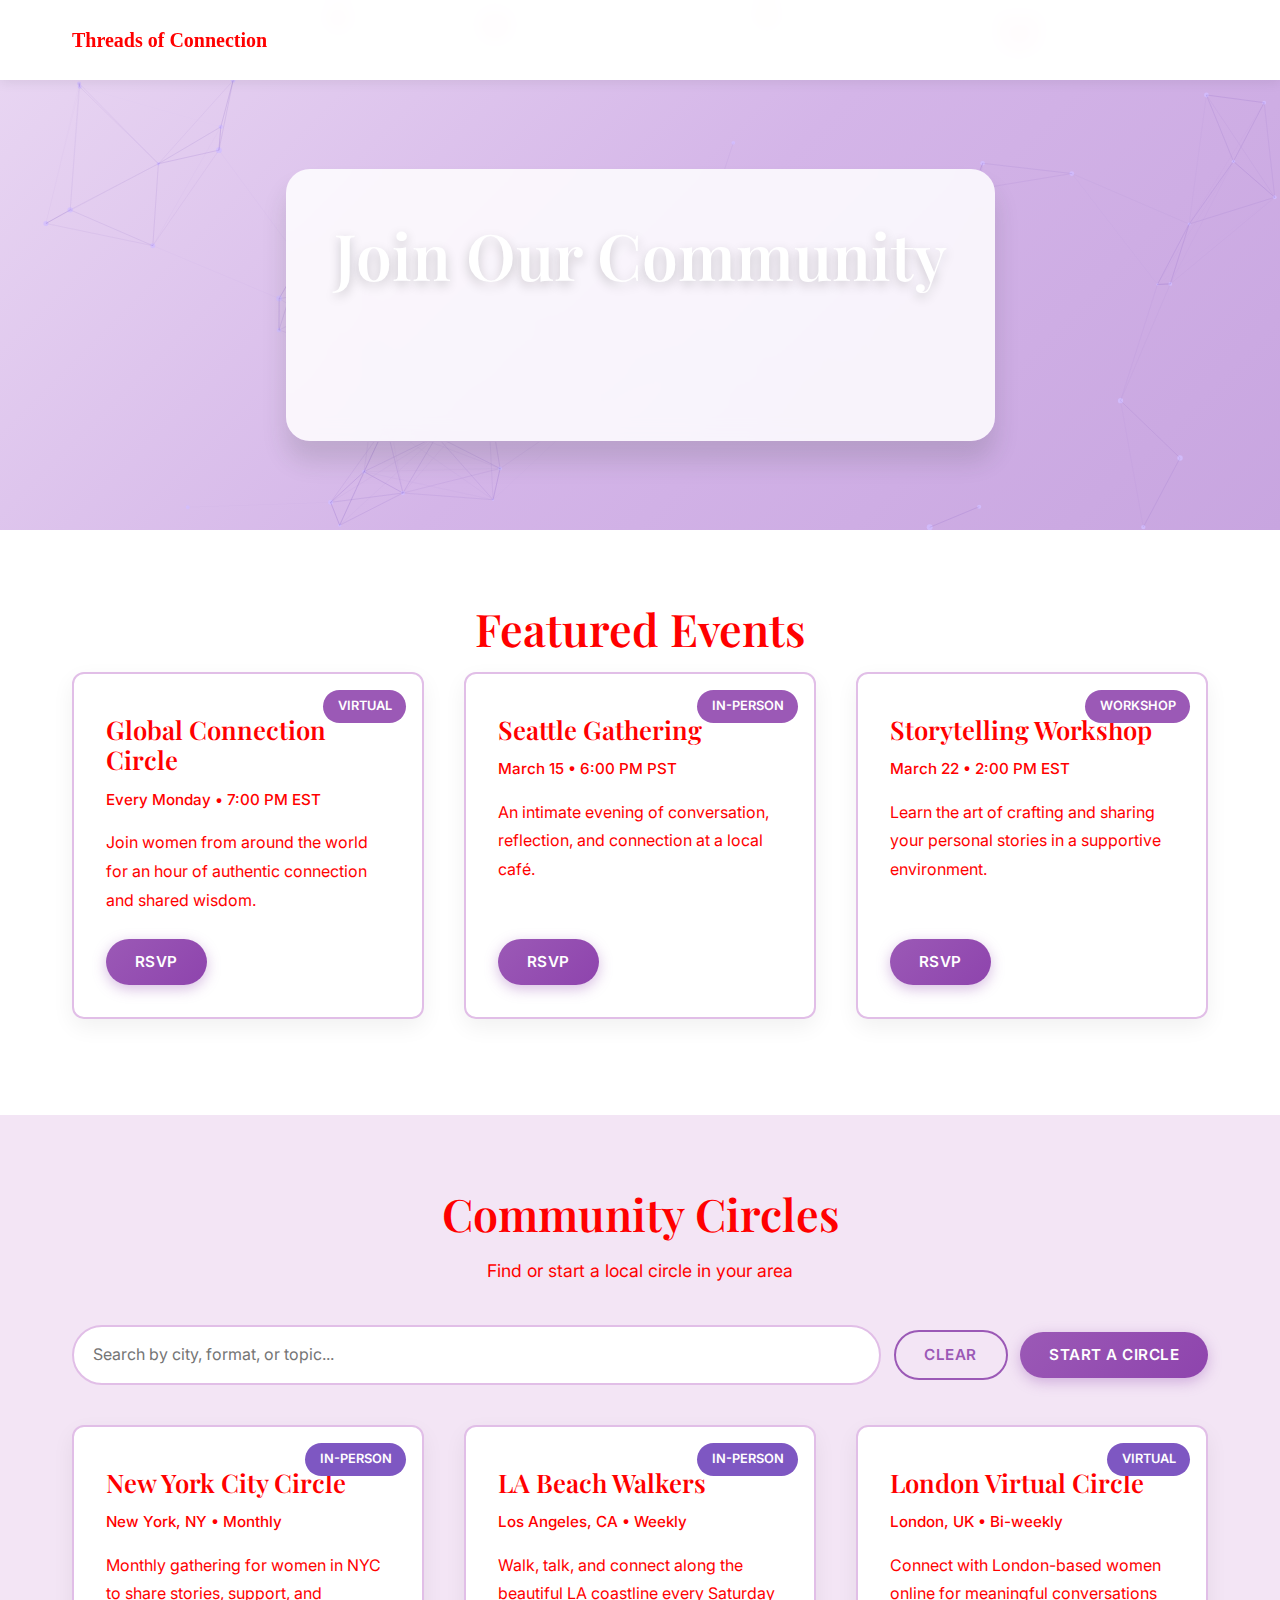
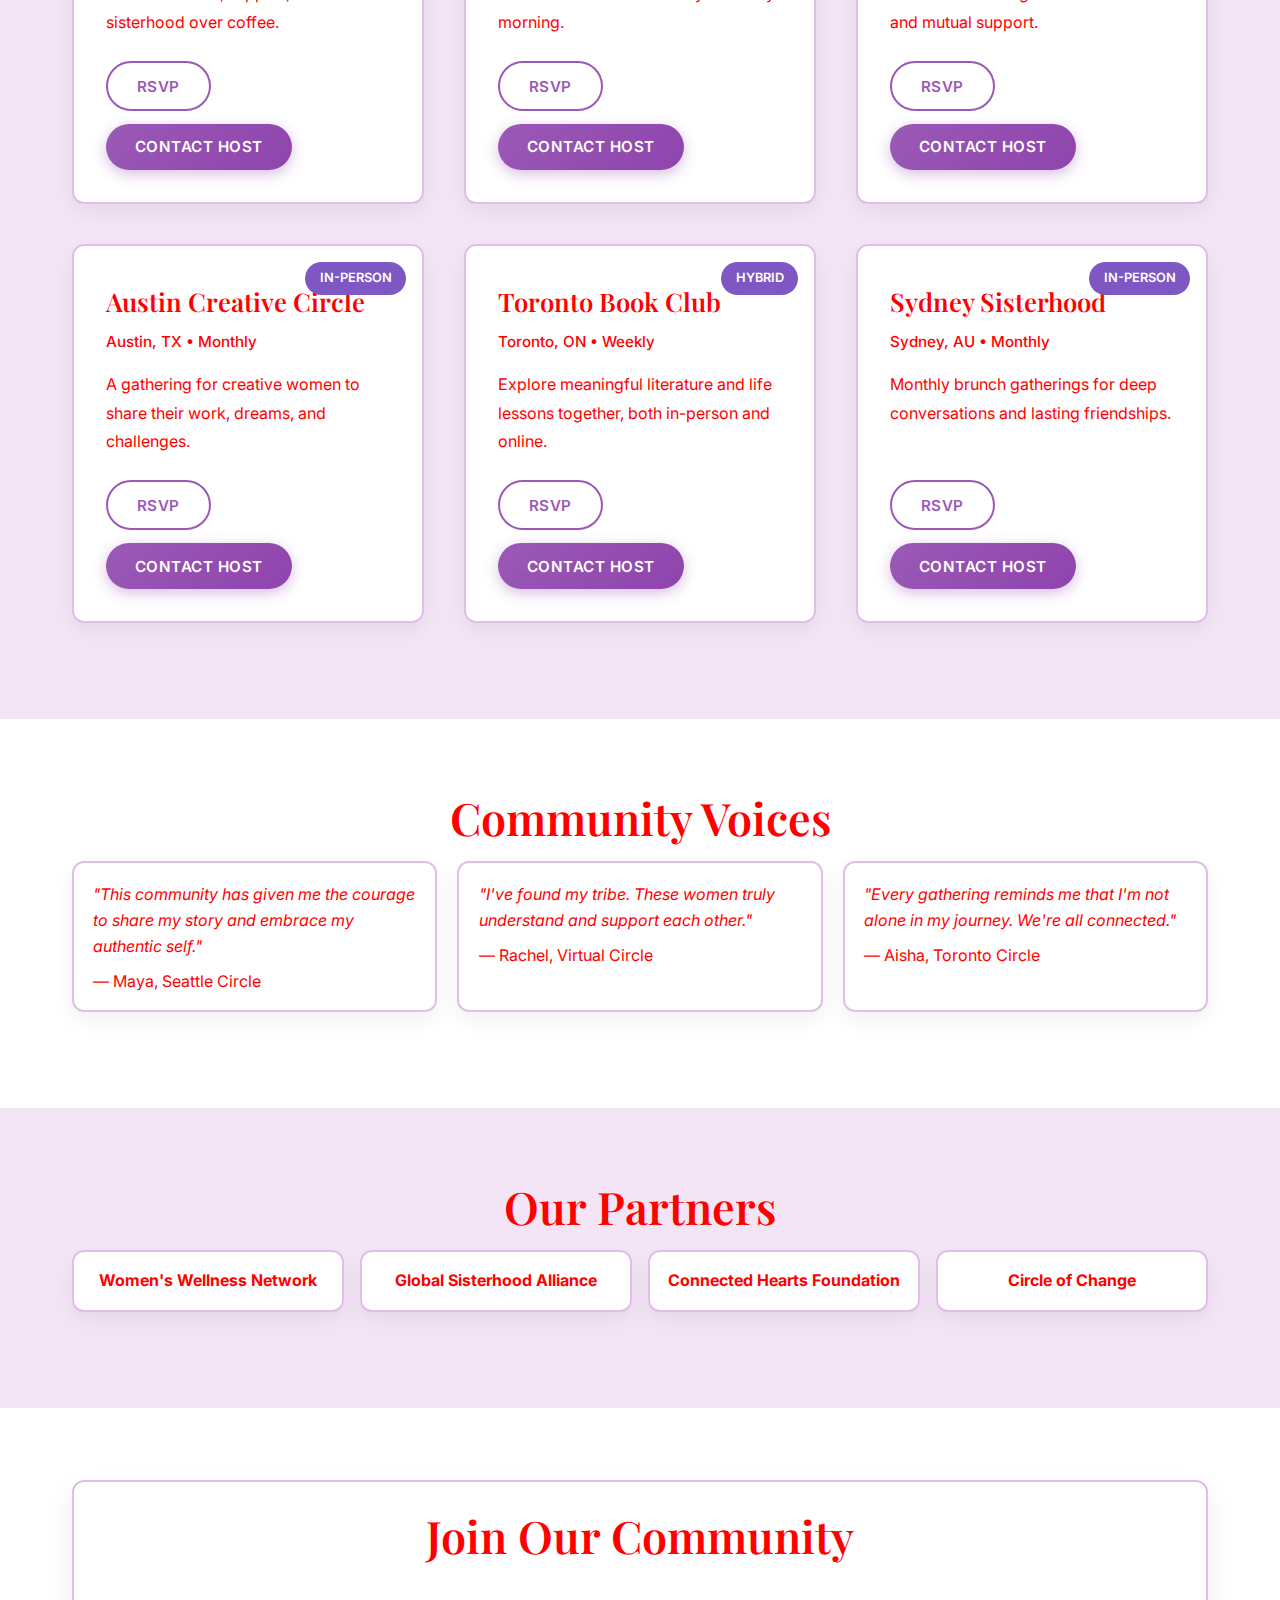
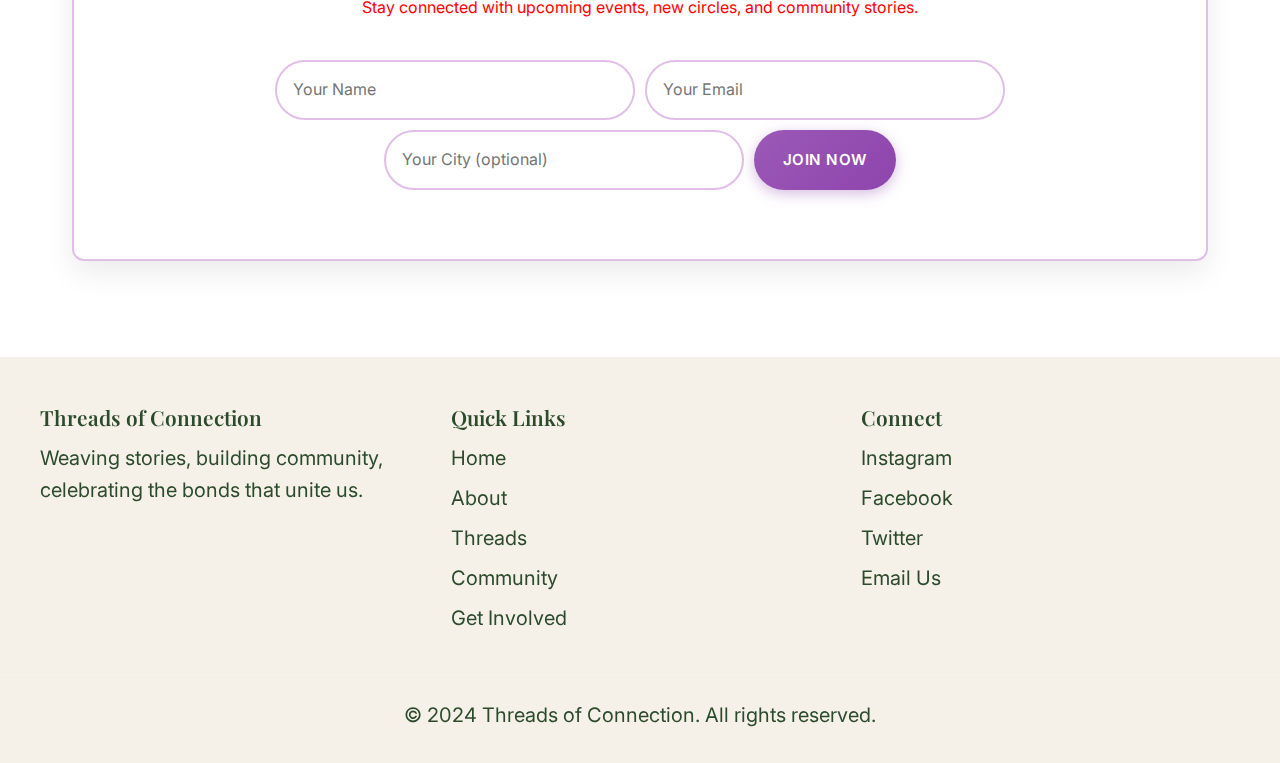
<file: community.html>
<!DOCTYPE html> 
<html lang="en">
<head>
  <meta charset="UTF-8">
  <meta name="viewport" content="width=device-width, initial-scale=1.0">
  <title>Community — Threads of Connection</title>
  <link rel="preconnect" href="https://fonts.googleapis.com">
  <link rel="preconnect" href="https://fonts.gstatic.com" crossorigin>
  <link href="https://fonts.googleapis.com/css2?family=Playfair+Display:wght@400;600;700&family=Inter:wght@300;400;500;600;700&display=swap" rel="stylesheet">
<link rel="stylesheet" href="./styles.css?v=5"> 
 <link rel="stylesheet" href="community.css?v=5">
</head>
<body>
  <!-- Pink Hearts (full viewport) -->
  <div class="hearts-container" id="hearts-container"></div>

  <!-- Navigation -->
  <nav class="main-nav">
    <div class="nav-container">
      <a href="index.html" class="logo">Threads of Connection</a>
      <button class="mobile-menu-toggle" aria-label="Toggle menu">
        <span></span>
        <span></span>
        <span></span>
      </button>
      <ul class="nav-links">
        <li><a href="index.html">Home</a></li>
        <li><a href="about.html">About</a></li>
        <li><a href="threads.html">Threads</a></li>
        <li><a href="community.html" class="active">Community</a></li>
        <li><a href="get-involved.html">Get Involved</a></li>
      </ul>
    </div>
  </nav>

  <!-- Hero Section with Canvas Animation -->
  <section class="community-hero">
    <canvas id="community-canvas" class="hero-canvas" aria-hidden="true"></canvas>
    <div class="hero-content">
      <h1 class="hero-title">Join Our Community</h1>
      <p class="hero-subtitle">Connect with kindred spirits around the world</p>
    </div>
  </section>

  <!-- Featured Events -->
  <section class="featured-events-section">
    <div class="container">
      <h2 class="section-title">Featured Events</h2>
      <div class="events-grid">
        <article class="event-card">
          <div class="event-badge">Virtual</div>
          <h3 class="event-title">Global Connection Circle</h3>
          <p class="event-meta">Every Monday • 7:00 PM EST</p>
          <p class="event-desc">Join women from around the world for an hour of authentic connection and shared wisdom.</p>
          <div class="event-actions">
            <button class="btn btn-primary" data-open-modal="rsvp-modal" data-event="Global Connection Circle">RSVP</button>
          </div>
        </article>

        <article class="event-card">
          <div class="event-badge">In-Person</div>
          <h3 class="event-title">Seattle Gathering</h3>
          <p class="event-meta">March 15 • 6:00 PM PST</p>
          <p class="event-desc">An intimate evening of conversation, reflection, and connection at a local café.</p>
          <div class="event-actions">
            <button class="btn btn-primary" data-open-modal="rsvp-modal" data-event="Seattle Gathering">RSVP</button>
          </div>
        </article>

        <article class="event-card">
          <div class="event-badge">Workshop</div>
          <h3 class="event-title">Storytelling Workshop</h3>
          <p class="event-meta">March 22 • 2:00 PM EST</p>
          <p class="event-desc">Learn the art of crafting and sharing your personal stories in a supportive environment.</p>
          <div class="event-actions">
            <button class="btn btn-primary" data-open-modal="rsvp-modal" data-event="Storytelling Workshop">RSVP</button>
          </div>
        </article>
      </div>
    </div>
  </section>

  <!-- Circle Directory -->
  <section class="circle-directory-section">
    <div class="container">
      <h2 class="section-title">Community Circles</h2>
      <p class="section-subtitle">Find or start a local circle in your area</p>

      <div class="search-bar">
        <input type="text" id="circle-search" placeholder="Search by city, format, or topic..." aria-label="Search circles">
        <button id="clear-circle-search" class="btn btn-outline" aria-label="Clear search">Clear</button>
        <button class="btn btn-primary" data-open-modal="start-circle-modal">Start a Circle</button>
      </div>

      <div class="circles-grid" id="circles-grid">
        <article class="circle-card" data-city="New York" data-tags="in-person monthly">
          <div class="circle-badge">In-Person</div>
          <h3 class="circle-title">New York City Circle</h3>
          <p class="circle-meta">New York, NY • Monthly</p>
          <p class="circle-desc">Monthly gathering for women in NYC to share stories, support, and sisterhood over coffee.</p>
          <div class="circle-actions">
            <button class="btn btn-outline" data-open-modal="rsvp-modal" data-event="New York City Circle">RSVP</button>
            <button class="btn btn-primary" data-open-modal="contact-host-modal" data-host="Sarah Chen">Contact Host</button>
          </div>
        </article>

        <article class="circle-card" data-city="Los Angeles" data-tags="in-person weekly">
          <div class="circle-badge">In-Person</div>
          <h3 class="circle-title">LA Beach Walkers</h3>
          <p class="circle-meta">Los Angeles, CA • Weekly</p>
          <p class="circle-desc">Walk, talk, and connect along the beautiful LA coastline every Saturday morning.</p>
          <div class="circle-actions">
            <button class="btn btn-outline" data-open-modal="rsvp-modal" data-event="LA Beach Walkers">RSVP</button>
            <button class="btn btn-primary" data-open-modal="contact-host-modal" data-host="Maria Rodriguez">Contact Host</button>
          </div>
        </article>

        <article class="circle-card" data-city="London" data-tags="virtual bi-weekly">
          <div class="circle-badge">Virtual</div>
          <h3 class="circle-title">London Virtual Circle</h3>
          <p class="circle-meta">London, UK • Bi-weekly</p>
          <p class="circle-desc">Connect with London-based women online for meaningful conversations and mutual support.</p>
          <div class="circle-actions">
            <button class="btn btn-outline" data-open-modal="rsvp-modal" data-event="London Virtual Circle">RSVP</button>
            <button class="btn btn-primary" data-open-modal="contact-host-modal" data-host="Emma Thompson">Contact Host</button>
          </div>
        </article>

        <article class="circle-card" data-city="Austin" data-tags="in-person monthly">
          <div class="circle-badge">In-Person</div>
          <h3 class="circle-title">Austin Creative Circle</h3>
          <p class="circle-meta">Austin, TX • Monthly</p>
          <p class="circle-desc">A gathering for creative women to share their work, dreams, and challenges.</p>
          <div class="circle-actions">
            <button class="btn btn-outline" data-open-modal="rsvp-modal" data-event="Austin Creative Circle">RSVP</button>
            <button class="btn btn-primary" data-open-modal="contact-host-modal" data-host="Jessica Miller">Contact Host</button>
          </div>
        </article>

        <article class="circle-card" data-city="Toronto" data-tags="hybrid weekly">
          <div class="circle-badge">Hybrid</div>
          <h3 class="circle-title">Toronto Book Club</h3>
          <p class="circle-meta">Toronto, ON • Weekly</p>
          <p class="circle-desc">Explore meaningful literature and life lessons together, both in-person and online.</p>
          <div class="circle-actions">
            <button class="btn btn-outline" data-open-modal="rsvp-modal" data-event="Toronto Book Club">RSVP</button>
            <button class="btn btn-primary" data-open-modal="contact-host-modal" data-host="Priya Patel">Contact Host</button>
          </div>
        </article>

        <article class="circle-card" data-city="Sydney" data-tags="in-person monthly">
          <div class="circle-badge">In-Person</div>
          <h3 class="circle-title">Sydney Sisterhood</h3>
          <p class="circle-meta">Sydney, AU • Monthly</p>
          <p class="circle-desc">Monthly brunch gatherings for deep conversations and lasting friendships.</p>
          <div class="circle-actions">
            <button class="btn btn-outline" data-open-modal="rsvp-modal" data-event="Sydney Sisterhood">RSVP</button>
            <button class="btn btn-primary" data-open-modal="contact-host-modal" data-host="Sophie Williams">Contact Host</button>
          </div>
        </article>
      </div>
    </div>
  </section>

  <!-- Community Highlights -->
  <section class="highlights-section">
    <div class="container">
      <h2 class="section-title">Community Voices</h2>
      <div class="highlights-grid">
        <blockquote class="highlight">
          "This community has given me the courage to share my story and embrace my authentic self."
          <cite>— Maya, Seattle Circle</cite>
        </blockquote>
        <blockquote class="highlight">
          "I've found my tribe. These women truly understand and support each other."
          <cite>— Rachel, Virtual Circle</cite>
        </blockquote>
        <blockquote class="highlight">
          "Every gathering reminds me that I'm not alone in my journey. We're all connected."
          <cite>— Aisha, Toronto Circle</cite>
        </blockquote>
      </div>
    </div>
  </section>

  <!-- Partners Section -->
  <section class="partners-section">
    <div class="container">
      <h2 class="section-title">Our Partners</h2>
      <div class="partners-grid">
        <div class="partner-card">Women's Wellness Network</div>
        <div class="partner-card">Global Sisterhood Alliance</div>
        <div class="partner-card">Connected Hearts Foundation</div>
        <div class="partner-card">Circle of Change</div>
      </div>
    </div>
  </section>

  <!-- Join the Community -->
  <section class="join-section">
    <div class="container">
      <div class="join-card">
        <h2 class="section-title">Join Our Community</h2>
        <p>Stay connected with upcoming events, new circles, and community stories.</p>
        <form id="join-form" class="join-form">
          <input type="text" id="join-name" placeholder="Your Name" required>
          <input type="email" id="join-email" placeholder="Your Email" required>
          <input type="text" id="join-city" placeholder="Your City (optional)">
          <button type="submit" class="btn btn-primary">Join Now</button>
        </form>
        <p id="join-message" class="join-message"></p>
      </div>
    </div>
  </section>

  <!-- RSVP Modal -->
  <div id="rsvp-modal" class="modal" role="dialog" aria-hidden="true" aria-labelledby="rsvp-modal-title">
    <div class="modal-content">
      <div class="modal-header">
        <h2 id="rsvp-modal-title" class="modal-title">RSVP for <span id="rsvp-event-name">Event</span></h2>
        <button class="modal-close" aria-label="Close modal">&times;</button>
      </div>
      <div class="modal-body">
        <form id="rsvp-form" class="modal-form">
          <div class="form-row">
            <div class="form-group">
              <label for="rsvp-name">Name *</label>
              <input type="text" id="rsvp-name" required>
            </div>
            <div class="form-group">
              <label for="rsvp-email">Email *</label>
              <input type="email" id="rsvp-email" required>
            </div>
          </div>
          <div class="form-actions">
            <button type="button" class="btn btn-outline" data-close-modal>Cancel</button>
            <button type="submit" class="btn btn-primary">Confirm RSVP</button>
          </div>
          <div id="rsvp-message" class="form-message"></div>
        </form>
      </div>
    </div>
  </div>

  <!-- Contact Host Modal -->
  <div id="contact-host-modal" class="modal" role="dialog" aria-hidden="true" aria-labelledby="contact-host-modal-title">
    <div class="modal-content">
      <div class="modal-header">
        <h2 id="contact-host-modal-title" class="modal-title">Contact <span id="contact-host-name">Host</span></h2>
        <button class="modal-close" aria-label="Close modal">&times;</button>
      </div>
      <div class="modal-body">
        <form id="contact-host-form" class="modal-form">
          <div class="form-row">
            <div class="form-group">
              <label for="ch-name">Your Name *</label>
              <input type="text" id="ch-name" required>
            </div>
            <div class="form-group">
              <label for="ch-email">Your Email *</label>
              <input type="email" id="ch-email" required>
            </div>
          </div>
          <div class="form-group">
            <label for="ch-message">Message</label>
            <textarea id="ch-message" rows="5" placeholder="Tell the host why you'd like to connect..."></textarea>
          </div>
          <div class="form-actions">
            <button type="button" class="btn btn-outline" data-close-modal>Cancel</button>
            <button type="submit" class="btn btn-primary">Send Message</button>
          </div>
          <div id="contact-host-message" class="form-message"></div>
        </form>
      </div>
    </div>
  </div>

  <!-- Start Circle Modal -->
  <div id="start-circle-modal" class="modal" role="dialog" aria-hidden="true" aria-labelledby="start-circle-modal-title">
    <div class="modal-content">
      <div class="modal-header">
        <h2 id="start-circle-modal-title" class="modal-title">Start a Community Circle</h2>
        <button class="modal-close" aria-label="Close modal">&times;</button>
      </div>
      <div class="modal-body">
        <form id="start-circle-form" class="modal-form">
          <div class="form-row">
            <div class="form-group">
              <label for="sc-name">Your Name *</label>
              <input type="text" id="sc-name" required>
            </div>
            <div class="form-group">
              <label for="sc-email">Your Email *</label>
              <input type="email" id="sc-email" required>
            </div>
          </div>
          <div class="form-row">
            <div class="form-group">
              <label for="sc-city">City/Location *</label>
              <input type="text" id="sc-city" required>
            </div>
            <div class="form-group">
              <label for="sc-format">Format *</label>
              <select id="sc-format" required>
                <option value="In-Person">In-Person</option>
                <option value="Virtual">Virtual</option>
                <option value="Hybrid">Hybrid</option>
              </select>
            </div>
          </div>
          <div class="form-group">
            <label for="sc-notes">Tell us about your vision for this circle</label>
            <textarea id="sc-notes" rows="5" placeholder="What topics, activities, or themes would you like to explore?"></textarea>
          </div>
          <div class="form-actions">
            <button type="button" class="btn btn-outline" data-close-modal>Cancel</button>
            <button type="submit" class="btn btn-primary">Submit Request</button>
          </div>
          <div id="start-circle-message" class="form-message"></div>
        </form>
      </div>
    </div>
  </div>

  <!-- Footer -->
  <footer class="main-footer">
    <div class="footer-content">
      <div class="footer-section">
        <h3>Threads of Connection</h3>
        <p>Weaving stories, building community, celebrating the bonds that unite us.</p>
      </div>
      <div class="footer-section">
        <h4>Quick Links</h4>
        <ul class="footer-links">
          <li><a href="index.html">Home</a></li>
          <li><a href="about.html">About</a></li>
          <li><a href="threads.html">Threads</a></li>
          <li><a href="community.html">Community</a></li>
          <li><a href="get-involved.html">Get Involved</a></li>
        </ul>
      </div>
      <div class="footer-section">
        <h4>Connect</h4>
        <ul class="footer-links">
          <li><a href="#" aria-label="Instagram">Instagram</a></li>
          <li><a href="#" aria-label="Facebook">Facebook</a></li>
          <li><a href="#" aria-label="Twitter">Twitter</a></li>
          <li><a href="mailto:hello@threadsofconnection.com">Email Us</a></li>
        </ul>
      </div>
    </div>
    <div class="footer-bottom">
      <p>&copy; 2024 Threads of Connection. All rights reserved.</p>
    </div>
  </footer>

  <script src="community.js"></script>
</body>
</html>
</file>
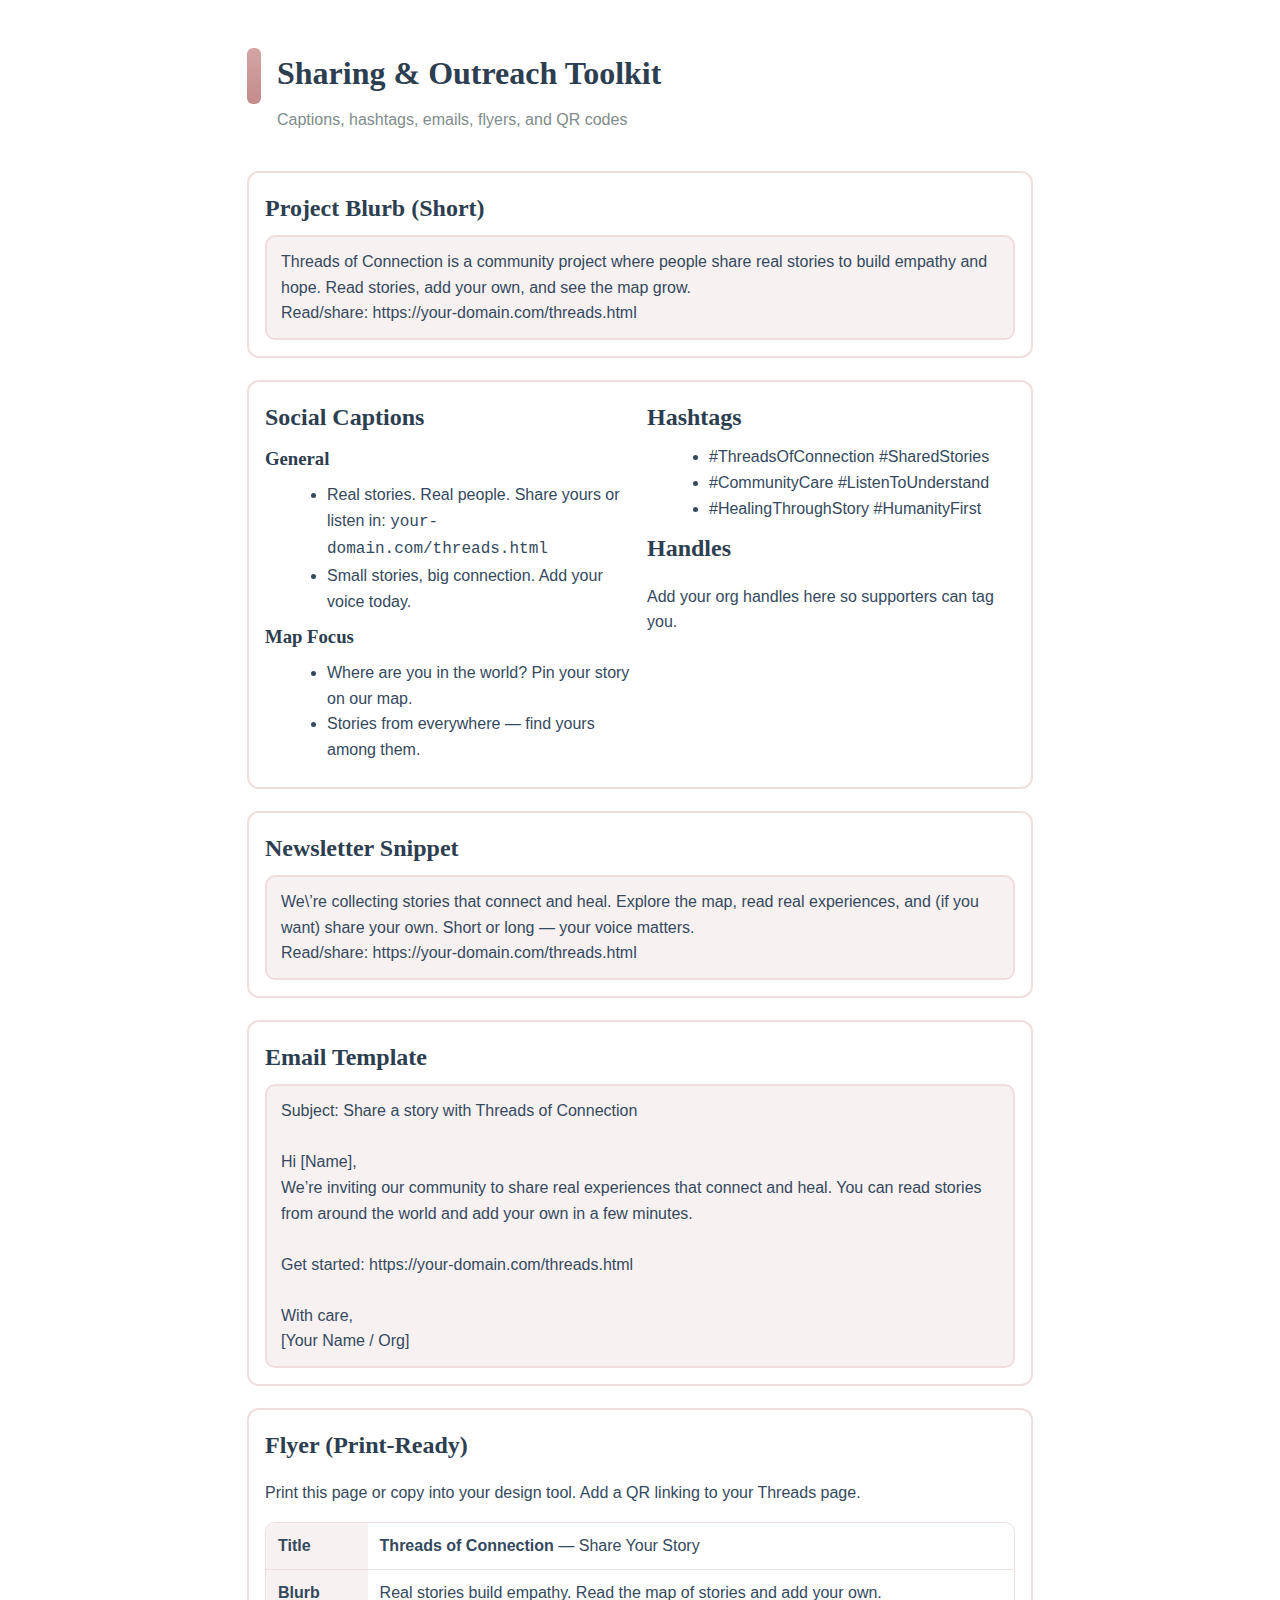
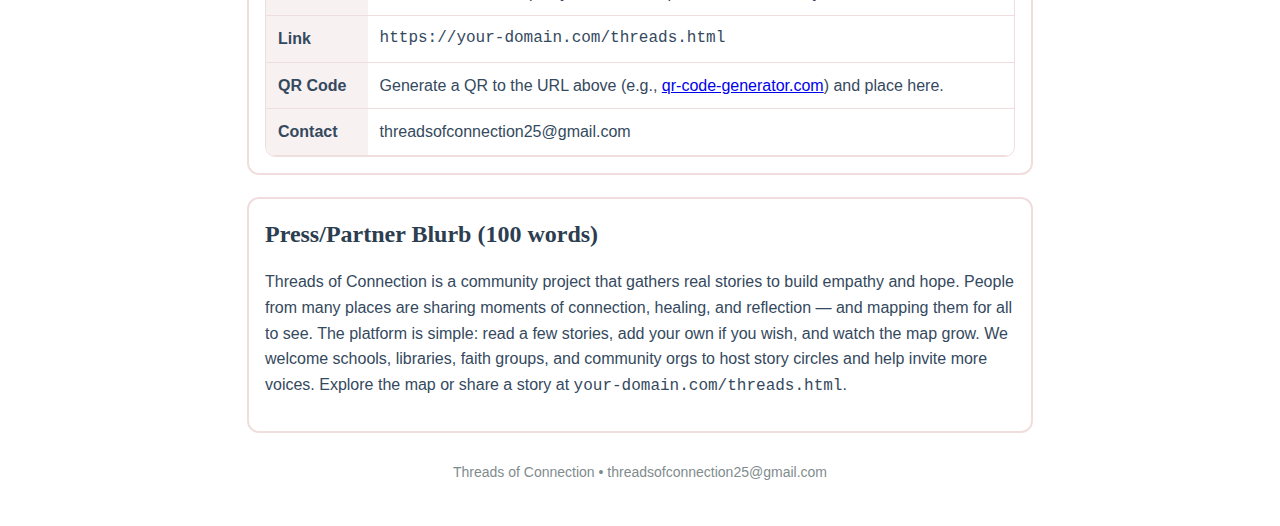
<file: sharing-toolkit.html>
<!DOCTYPE html>
<html lang="en">
<head>
<meta charset="utf-8" />
<title>Sharing & Outreach Toolkit — Threads of Connection</title>
<meta name="viewport" content="width=device-width, initial-scale=1" />
<style>
  :root{--primary:#d4a5a5;--secondary:#c48b8b;--dark:#2c3e50;--text:#34495e;--muted:#7f8c8d;--border:#f0dede}
  *{box-sizing:border-box}
  body{margin:0;background:#fff;color:var(--text);font:16px/1.6 "Lato",Arial,sans-serif}
  .page{max-width:850px;margin:0 auto;padding:48px 32px}
  header{display:flex;gap:16px;margin-bottom:24px}
  .mark{width:14px;height:56px;background:linear-gradient(180deg,var(--primary),var(--secondary));border-radius:6px}
  h1,h2,h3{font-family:"Playfair Display",Georgia,serif;color:var(--dark);margin:0 0 8px}
  h1{font-size:32px}
  .subtitle{color:var(--muted);margin-bottom:14px}
  section{margin:22px 0;padding:16px;border:2px solid var(--border);border-radius:12px}
  .callout{background:#f8f1f1;border:2px solid var(--border);padding:12px 14px;border-radius:10px}
  ul,ol{margin:8px 0 8px 22px}
  .grid-2{display:grid;grid-template-columns:1fr 1fr;gap:14px}
  .table{width:100%;border:1px solid var(--border);border-radius:10px;border-collapse:separate;border-spacing:0;overflow:hidden}
  .table th,.table td{padding:10px 12px;border-bottom:1px solid var(--border);vertical-align:top}
  .table th{background:#f8f1f1;text-align:left}
  .mono{font-family:ui-monospace,Menlo,Consolas,monospace}
  footer{margin-top:28px;text-align:center;color:var(--muted);font-size:14px}
  @media print{.page{padding:24px} a[href]::after{content:" (" attr(href) ")";font-size:12px;color:var(--muted)}}
</style>
</head>
<body>
<div class="page">
  <header>
    <div class="mark"></div>
    <div>
      <h1>Sharing & Outreach Toolkit</h1>
      <div class="subtitle">Captions, hashtags, emails, flyers, and QR codes</div>
    </div>
  </header>

  <section>
    <h2>Project Blurb (Short)</h2>
    <div class="callout">
      Threads of Connection is a community project where people share real stories to build empathy and hope. Read stories, add your own, and see the map grow.
      <br/>Read/share: https://your-domain.com/threads.html
    </div>
  </section>

  <section class="grid-2">
    <div>
      <h2>Social Captions</h2>
      <h3>General</h3>
      <ul>
        <li>Real stories. Real people. Share yours or listen in: <span class="mono">your-domain.com/threads.html</span></li>
        <li>Small stories, big connection. Add your voice today.</li>
      </ul>
      <h3>Map Focus</h3>
      <ul>
        <li>Where are you in the world? Pin your story on our map.</li>
        <li>Stories from everywhere — find yours among them.</li>
      </ul>
    </div>
    <div>
      <h2>Hashtags</h2>
      <ul>
        <li>#ThreadsOfConnection #SharedStories</li>
        <li>#CommunityCare #ListenToUnderstand</li>
        <li>#HealingThroughStory #HumanityFirst</li>
      </ul>
      <h2>Handles</h2>
      <p class="muted">Add your org handles here so supporters can tag you.</p>
    </div>
  </section>

  <section>
    <h2>Newsletter Snippet</h2>
    <div class="callout">
      We\’re collecting stories that connect and heal. Explore the map, read real experiences, and (if you want) share your own. Short or long — your voice matters.<br/>
      Read/share: https://your-domain.com/threads.html
    </div>
  </section>

  <section>
    <h2>Email Template</h2>
    <div class="callout">
      Subject: Share a story with Threads of Connection<br/><br/>
      Hi [Name],<br/>
      We’re inviting our community to share real experiences that connect and heal. You can read stories from around the world and add your own in a few minutes.<br/><br/>
      Get started: https://your-domain.com/threads.html<br/><br/>
      With care,<br/>[Your Name / Org]
    </div>
  </section>

  <section>
    <h2>Flyer (Print-Ready)</h2>
    <p>Print this page or copy into your design tool. Add a QR linking to your Threads page.</p>
    <table class="table">
      <tr><th>Title</th><td><strong>Threads of Connection</strong> — Share Your Story</td></tr>
      <tr><th>Blurb</th><td>Real stories build empathy. Read the map of stories and add your own.</td></tr>
      <tr><th>Link</th><td class="mono">https://your-domain.com/threads.html</td></tr>
      <tr><th>QR Code</th><td>Generate a QR to the URL above (e.g., <a href="https://www.qr-code-generator.com/">qr-code-generator.com</a>) and place here.</td></tr>
      <tr><th>Contact</th><td>threadsofconnection25@gmail.com</td></tr>
    </table>
  </section>

  <section>
    <h2>Press/Partner Blurb (100 words)</h2>
    <p>Threads of Connection is a community project that gathers real stories to build empathy and hope. People from many places are sharing moments of connection, healing, and reflection — and mapping them for all to see. The platform is simple: read a few stories, add your own if you wish, and watch the map grow. We welcome schools, libraries, faith groups, and community orgs to host story circles and help invite more voices. Explore the map or share a story at <span class="mono">your-domain.com/threads.html</span>.</p>
  </section>

  <footer>Threads of Connection • threadsofconnection25@gmail.com</footer>
</div>
</body>
</html>
</file>
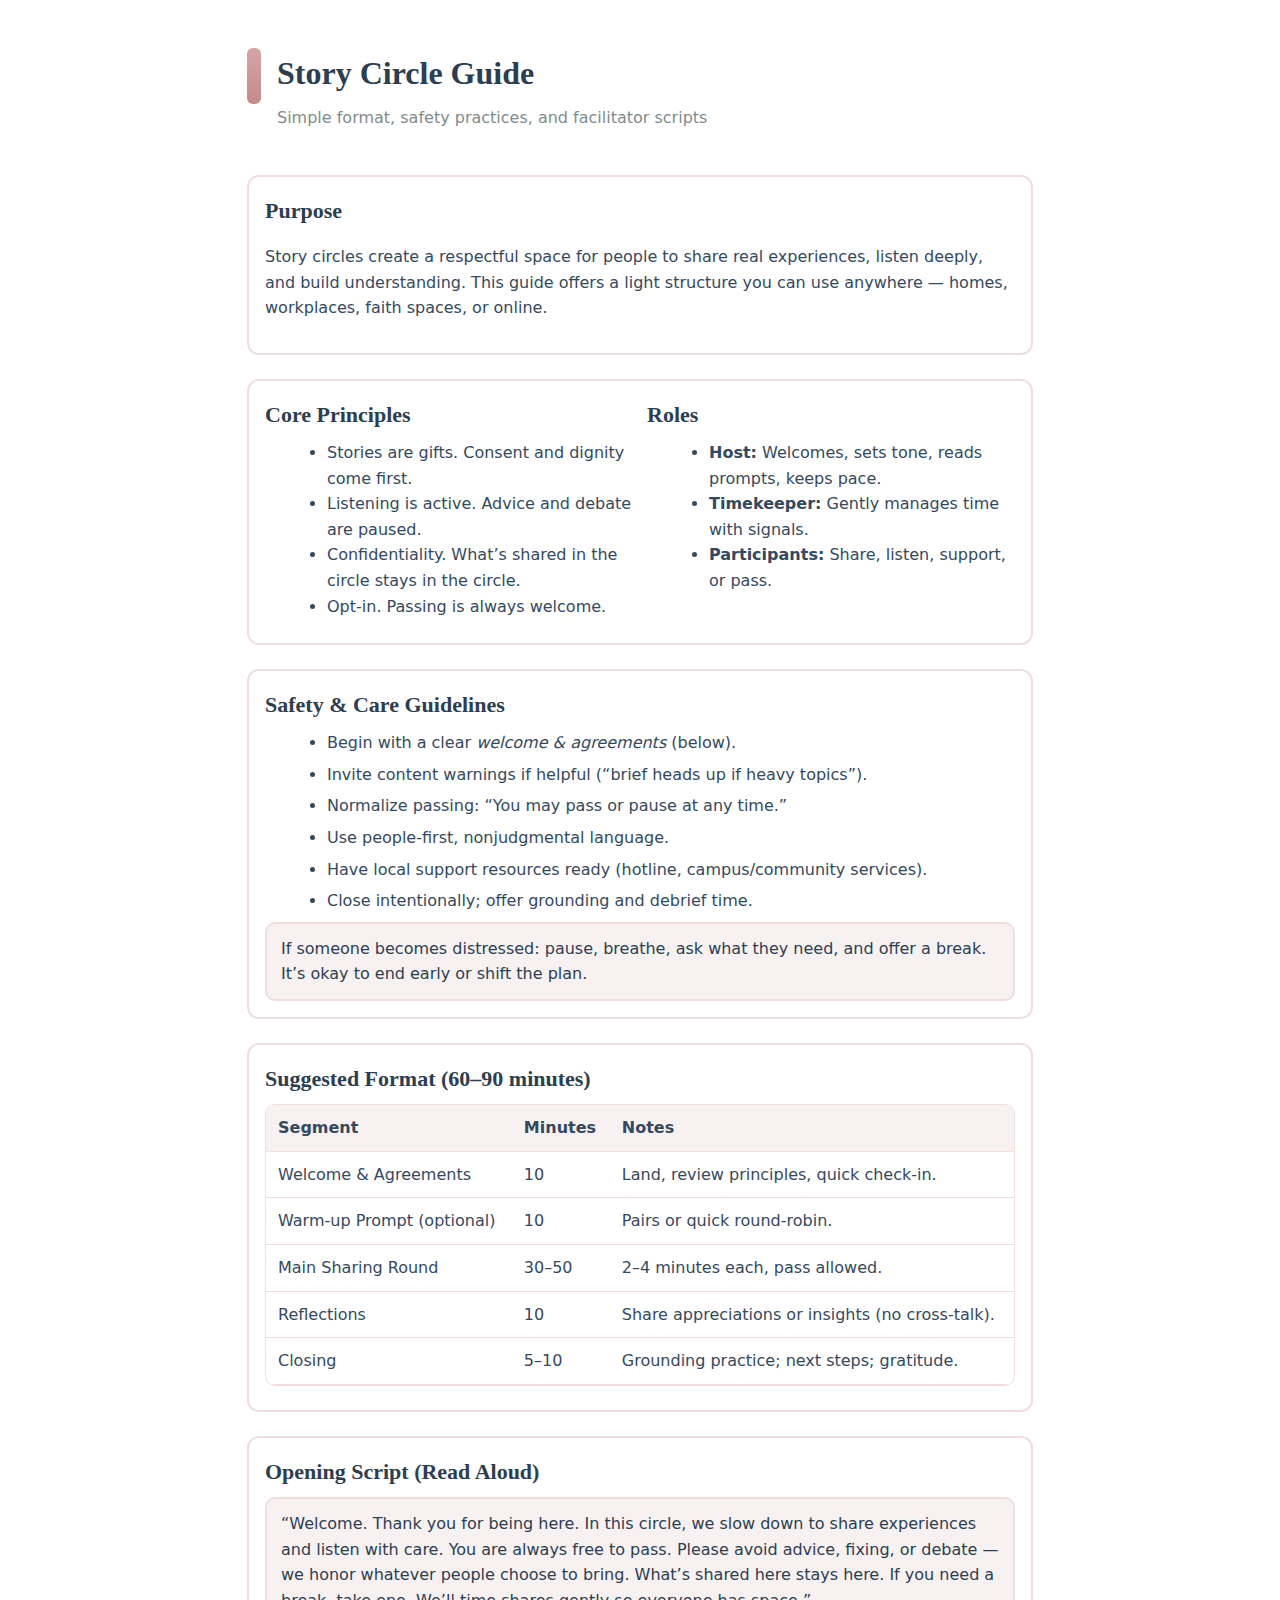
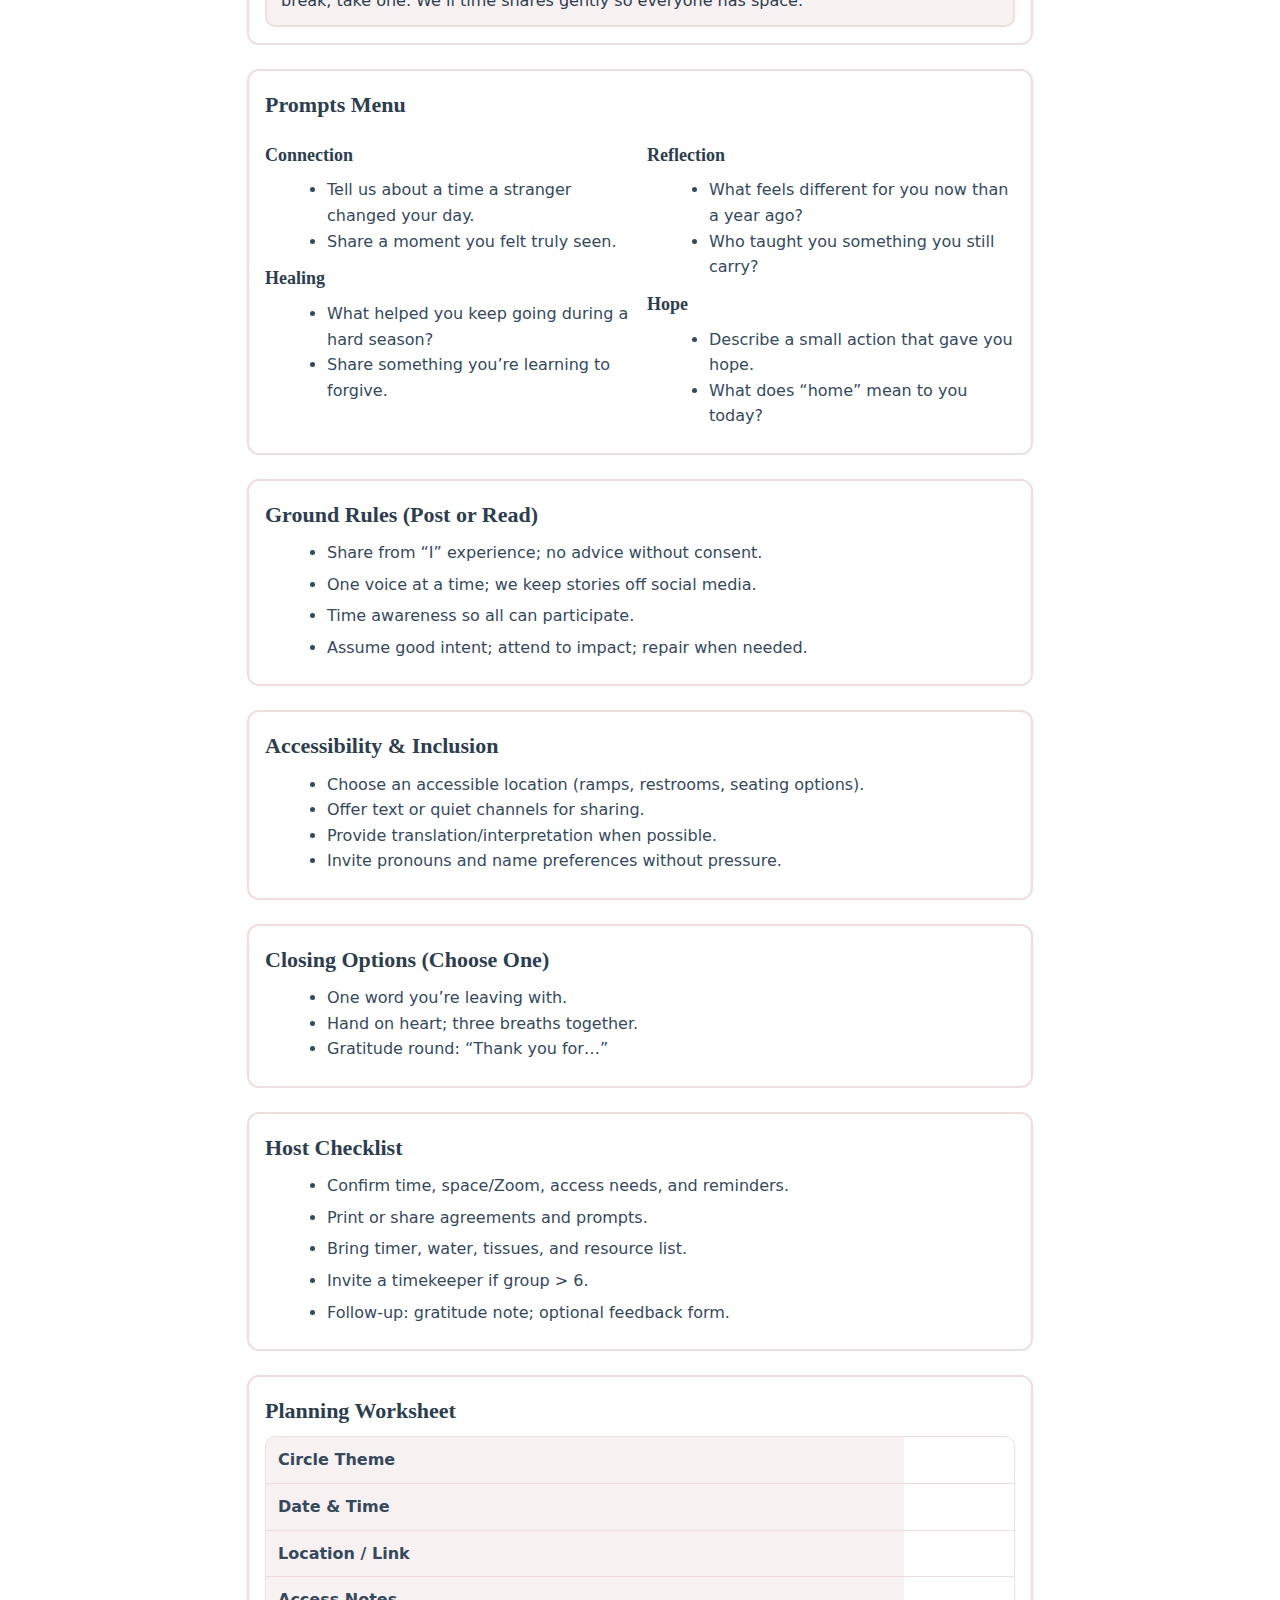
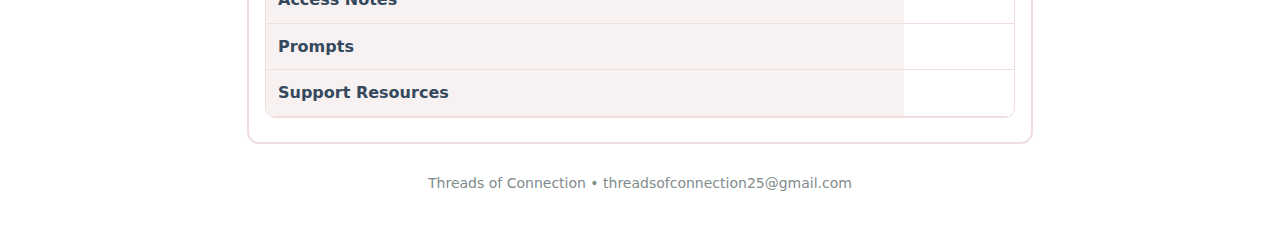
<file: story-circle-guide.html>
<!DOCTYPE html> 
<html lang="en">
<head>
<meta charset="utf-8" />
<title>Story Circle Guide — Threads of Connection</title>
<meta name="viewport" content="width=device-width, initial-scale=1" />
<style>
  :root{
    --primary:#d4a5a5;--secondary:#c48b8b;--dark:#2c3e50;--text:#34495e;--muted:#7f8c8d;--border:#f0dede;
  }
  *{box-sizing:border-box}
  html,body{margin:0;padding:0;color:var(--text);font:16px/1.6 "Lato",system-ui,Arial,sans-serif;background:#fff}
  .page{max-width:850px;margin:0 auto;padding:48px 32px}
  header.brand{display:flex;align-items:flex-start;gap:16px;margin-bottom:24px}
  .mark{width:14px;height:56px;background:linear-gradient(180deg,var(--primary),var(--secondary));border-radius:6px}
  h1,h2,h3{font-family:"Playfair Display",Georgia,serif;color:var(--dark);margin:0 0 8px}
  h1{font-size:32px;margin-bottom:6px}
  .subtitle{color:var(--muted);margin-bottom:20px}
  section{margin:24px 0;padding:16px;border:2px solid var(--border);border-radius:12px}
  h2{font-size:22px;margin-bottom:8px}
  h3{font-size:18px;margin-top:10px}
  ul,ol{margin:8px 0 8px 22px}
  .callout{background:#f8f1f1;border:2px solid var(--border);padding:12px 14px;border-radius:10px;color:var(--dark)}
  .grid-2{display:grid;grid-template-columns:1fr 1fr;gap:14px}
  .mono{font-family:ui-monospace,Menlo,Consolas,monospace}
  .muted{color:var(--muted)}
  .checklist li{margin:6px 0}
  .table{width:100%;border-collapse:separate;border-spacing:0;margin:8px 0;border:1px solid var(--border);border-radius:10px;overflow:hidden}
  .table th,.table td{padding:10px 12px;border-bottom:1px solid var(--border);vertical-align:top}
  .table th{background:#f8f1f1;text-align:left}
  footer{margin-top:28px;color:var(--muted);font-size:14px;text-align:center}
  @media print{
    .page{padding:24px}
    a[href]::after{content:" (" attr(href) ")";font-size:12px;color:var(--muted)}
  }
</style>
</head>
<body>
<div class="page">
  <header class="brand">
    <div class="mark"></div>
    <div>
      <h1>Story Circle Guide</h1>
      <div class="subtitle">Simple format, safety practices, and facilitator scripts</div>
    </div>
  </header>

  <section>
    <h2>Purpose</h2>
    <p>Story circles create a respectful space for people to share real experiences, listen deeply, and build understanding. This guide offers a light structure you can use anywhere — homes, workplaces, faith spaces, or online.</p>
  </section>

  <section class="grid-2">
    <div>
      <h2>Core Principles</h2>
      <ul>
        <li>Stories are gifts. Consent and dignity come first.</li>
        <li>Listening is active. Advice and debate are paused.</li>
        <li>Confidentiality. What’s shared in the circle stays in the circle.</li>
        <li>Opt-in. Passing is always welcome.</li>
      </ul>
    </div>
    <div>
      <h2>Roles</h2>
      <ul>
        <li><strong>Host:</strong> Welcomes, sets tone, reads prompts, keeps pace.</li>
        <li><strong>Timekeeper:</strong> Gently manages time with signals.</li>
        <li><strong>Participants:</strong> Share, listen, support, or pass.</li>
      </ul>
    </div>
  </section>

  <section>
    <h2>Safety & Care Guidelines</h2>
    <ul class="checklist">
      <li>Begin with a clear <em>welcome & agreements</em> (below).</li>
      <li>Invite content warnings if helpful (“brief heads up if heavy topics”).</li>
      <li>Normalize passing: “You may pass or pause at any time.”</li>
      <li>Use people-first, nonjudgmental language.</li>
      <li>Have local support resources ready (hotline, campus/community services).</li>
      <li>Close intentionally; offer grounding and debrief time.</li>
    </ul>
    <div class="callout">
      If someone becomes distressed: pause, breathe, ask what they need, and offer a break. It’s okay to end early or shift the plan.
    </div>
  </section>

  <section>
    <h2>Suggested Format (60–90 minutes)</h2>
    <table class="table">
      <tr><th>Segment</th><th>Minutes</th><th>Notes</th></tr>
      <tr><td>Welcome & Agreements</td><td>10</td><td>Land, review principles, quick check-in.</td></tr>
      <tr><td>Warm-up Prompt (optional)</td><td>10</td><td>Pairs or quick round-robin.</td></tr>
      <tr><td>Main Sharing Round</td><td>30–50</td><td>2–4 minutes each, pass allowed.</td></tr>
      <tr><td>Reflections</td><td>10</td><td>Share appreciations or insights (no cross-talk).</td></tr>
      <tr><td>Closing</td><td>5–10</td><td>Grounding practice; next steps; gratitude.</td></tr>
    </table>
  </section>

  <section>
    <h2>Opening Script (Read Aloud)</h2>
    <div class="callout">
      “Welcome. Thank you for being here. In this circle, we slow down to share experiences and listen with care. You are always free to pass. Please avoid advice, fixing, or debate — we honor whatever people choose to bring. What’s shared here stays here. If you need a break, take one. We’ll time shares gently so everyone has space.”
    </div>
  </section>

  <section>
    <h2>Prompts Menu</h2>
    <div class="grid-2">
      <div>
        <h3>Connection</h3>
        <ul>
          <li>Tell us about a time a stranger changed your day.</li>
          <li>Share a moment you felt truly seen.</li>
        </ul>
        <h3>Healing</h3>
        <ul>
          <li>What helped you keep going during a hard season?</li>
          <li>Share something you’re learning to forgive.</li>
        </ul>
      </div>
      <div>
        <h3>Reflection</h3>
        <ul>
          <li>What feels different for you now than a year ago?</li>
          <li>Who taught you something you still carry?</li>
        </ul>
        <h3>Hope</h3>
        <ul>
          <li>Describe a small action that gave you hope.</li>
          <li>What does “home” mean to you today?</li>
        </ul>
      </div>
    </div>
  </section>

  <section>
    <h2>Ground Rules (Post or Read)</h2>
    <ul class="checklist">
      <li>Share from “I” experience; no advice without consent.</li>
      <li>One voice at a time; we keep stories off social media.</li>
      <li>Time awareness so all can participate.</li>
      <li>Assume good intent; attend to impact; repair when needed.</li>
    </ul>
  </section>

  <section>
    <h2>Accessibility & Inclusion</h2>
    <ul>
      <li>Choose an accessible location (ramps, restrooms, seating options).</li>
      <li>Offer text or quiet channels for sharing.</li>
      <li>Provide translation/interpretation when possible.</li>
      <li>Invite pronouns and name preferences without pressure.</li>
    </ul>
  </section>

  <section>
    <h2>Closing Options (Choose One)</h2>
    <ul>
      <li>One word you’re leaving with.</li>
      <li>Hand on heart; three breaths together.</li>
      <li>Gratitude round: “Thank you for…”</li>
    </ul>
  </section>

  <section>
    <h2>Host Checklist</h2>
    <ul class="checklist">
      <li>Confirm time, space/Zoom, access needs, and reminders.</li>
      <li>Print or share agreements and prompts.</li>
      <li>Bring timer, water, tissues, and resource list.</li>
      <li>Invite a timekeeper if group > 6.</li>
      <li>Follow-up: gratitude note; optional feedback form.</li>
    </ul>
  </section>

  <section>
    <h2>Planning Worksheet</h2>
    <table class="table">
      <tr><th>Circle Theme</th><td>&nbsp;</td></tr>
      <tr><th>Date & Time</th><td>&nbsp;</td></tr>
      <tr><th>Location / Link</th><td>&nbsp;</td></tr>
      <tr><th>Access Notes</th><td>&nbsp;</td></tr>
      <tr><th>Prompts</th><td class="mono">&nbsp;</td></tr>
      <tr><th>Support Resources</th><td class="mono">&nbsp;</td></tr>
    </table>
  </section>

  <footer>Threads of Connection • threadsofconnection25@gmail.com</footer>
</div>
</body>
</html>
</file>
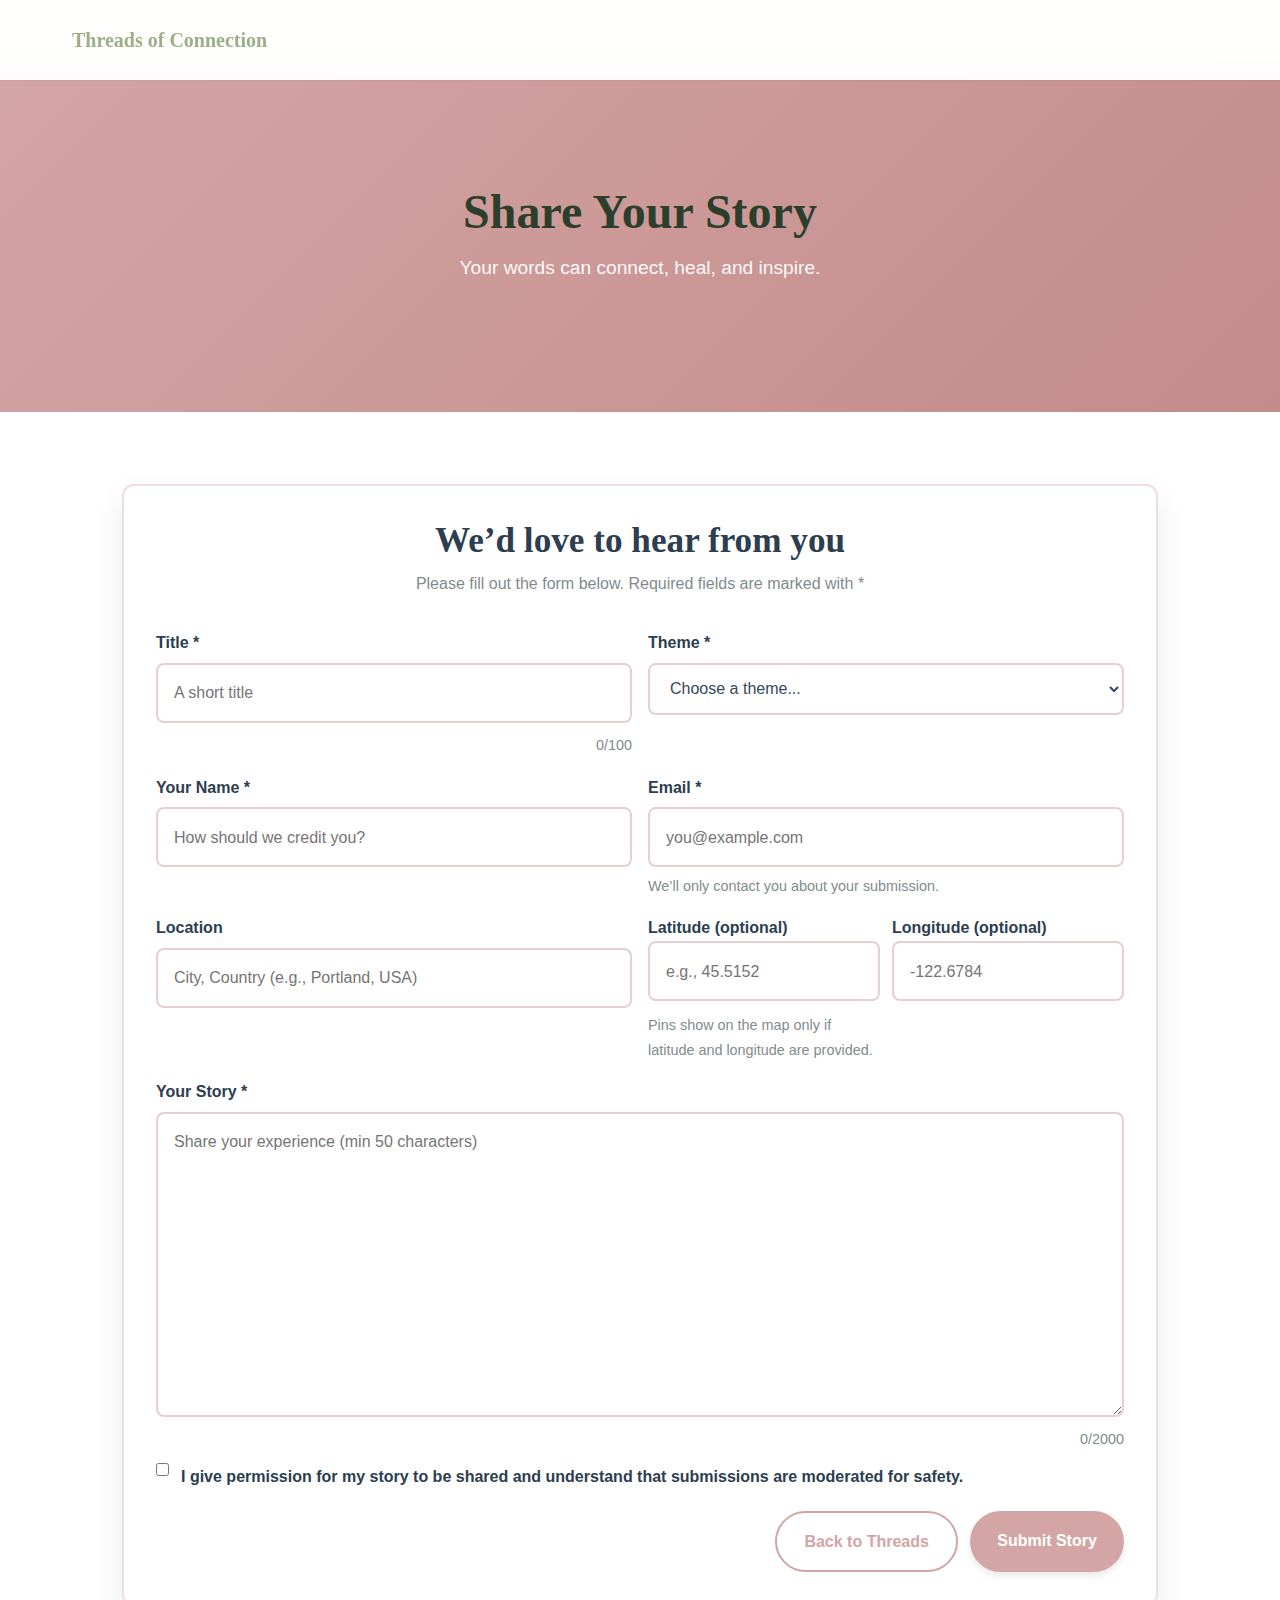
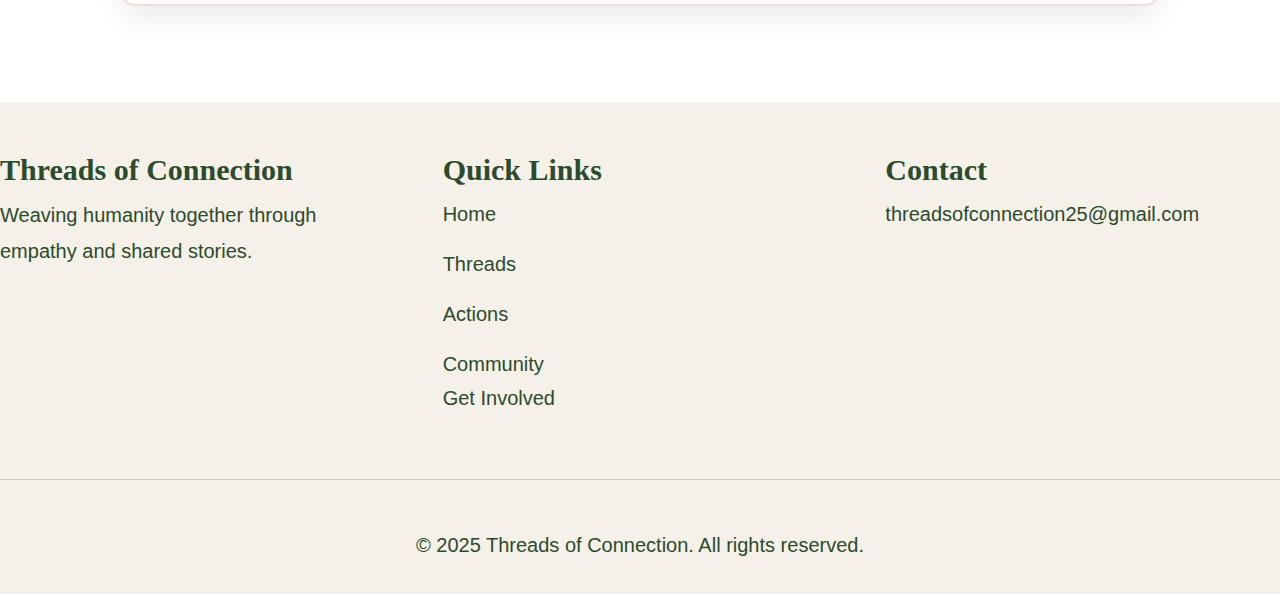
<file: submit.html>
<!DOCTYPE html> 
<html lang="en">
<head>
  <meta charset="UTF-8" />
  <title>Share Your Story — Threads of Connection</title>
  <meta name="viewport" content="width=device-width, initial-scale=1" />

  <!-- Global styles (same nav/typography as home) -->
  <link rel="stylesheet" href="./styles.css">

  <!-- Submit page styles -->
  <link rel="stylesheet" href="./submit.css">
</head>
<body>
  <!-- Navigation (same as home/threads) -->
  <nav class="main-nav">
    <div class="nav-container">
      <a href="./" class="logo">Threads of Connection</a>
      <ul class="nav-links">
        <li><a href="./">Home</a></li>
        <li><a href="./threads.html">Threads</a></li>
        <li><a href="./actions.html">Actions</a></li>
        <li><a href="./community.html">Community</a></li>
        <li><a href="./get-involved.html">Get Involved</a></li>
      </ul>
      <button class="mobile-menu-toggle" aria-label="Menu">
        <span></span><span></span><span></span>
      </button>
    </div>
  </nav>

  <!-- Hero (short banner) -->
  <header class="submit-hero">
    <div class="submit-hero-inner">
      <h1>Share Your Story</h1>
      <p>Your words can connect, heal, and inspire.</p>
    </div>
  </header>

  <!-- Submit Form -->
  <main class="submit-section">
    <div class="container">
      <div class="submit-card">
        <h2 class="section-title">We’d love to hear from you</h2>
        <p class="section-subtitle">Please fill out the form below. Required fields are marked with *</p>

        <form id="full-submit-form" novalidate>
          <!-- Title + Theme -->
          <div class="form-row">
            <div class="form-group">
              <label for="fs-title">Title *</label>
              <input id="fs-title" name="title" type="text" maxlength="100" placeholder="A short title" required />
              <div class="char-hint"><span id="fs-title-count">0</span>/100</div>
            </div>

            <div class="form-group">
              <label for="fs-theme">Theme *</label>
              <select id="fs-theme" name="theme" required>
                <option value="">Choose a theme...</option>
                <option>Connection</option>
                <option>Healing</option>
                <option>Cultural</option>
                <option>Hope</option>
                <option>Creative</option>
                <option>Reflection</option>
                <option>Kindness</option>
              </select>
            </div>
          </div>

          <!-- Author + Email -->
          <div class="form-row">
            <div class="form-group">
              <label for="fs-author">Your Name *</label>
              <input id="fs-author" name="author" type="text" placeholder="How should we credit you?" required />
            </div>

            <div class="form-group">
              <label for="fs-email">Email *</label>
              <input id="fs-email" name="email" type="email" placeholder="you@example.com" required />
              <small class="help-text">We’ll only contact you about your submission.</small>
            </div>
          </div>

          <!-- Location + Coordinates -->
          <div class="form-row">
            <div class="form-group">
              <label for="fs-location">Location</label>
              <input id="fs-location" name="location" type="text" placeholder="City, Country (e.g., Portland, USA)" />
            </div>

            <div class="form-group group-2col">
              <div>
                <label for="fs-lat">Latitude (optional)</label>
                <input id="fs-lat" name="lat" type="number" step="any" placeholder="e.g., 45.5152" />
              </div>
              <div>
                <label for="fs-lng">Longitude (optional)</label>
                <input id="fs-lng" name="lng" type="number" step="any" placeholder="-122.6784" />
              </div>
              <small class="help-text">Pins show on the map only if latitude and longitude are provided.</small>
            </div>
          </div>

          <!-- Content -->
          <div class="form-group">
            <label for="fs-content">Your Story *</label>
            <textarea id="fs-content" name="content" rows="10" maxlength="2000" placeholder="Share your experience (min 50 characters)" required></textarea>
            <div class="char-hint"><span id="fs-content-count">0</span>/2000</div>
          </div>

          <!-- Consent -->
          <div class="form-group form-consent">
            <input id="fs-consent" type="checkbox" required />
            <label for="fs-consent">
              I give permission for my story to be shared and understand that submissions are moderated for safety.
            </label>
          </div>

          <!-- Actions -->
          <div class="form-actions">
            <a href="./threads.html" class="btn btn-outline">Back to Threads</a>
            <button type="submit" class="btn btn-primary" id="fs-submit-btn">Submit Story</button>
          </div>

          <div class="form-message" id="fs-message" role="alert" aria-live="polite"></div>
        </form>
      </div>
    </div>
  </main>

  <!-- Footer -->
  <footer class="main-footer">
    <div class="footer-content">
      <div class="footer-section">
        <h3>Threads of Connection</h3>
        <p>Weaving humanity together through empathy and shared stories.</p>
      </div>
      <div class="footer-section">
        <h3>Quick Links</h3>
        <ul class="footer-links">
      <li><a href="index.html">Home</a></li>
       <li></li> <a href="threads.html">Threads</a></li>
        <li></li><a href="actions.html">Actions</a></li>
        <li></li><a href="community.html">Community</a></li>
        <li> <a href="get-involved.html">Get Involved</a></li>
        </ul>

      </div>
      <div class="footer-section">
        <h3>Contact</h3>
        <a href="mailto:threadsofconnection25@gmail.com">threadsofconnection25@gmail.com</a>
      </div>
    </div>
    <div class="footer-bottom">
      <p>&copy; 2025 Threads of Connection. All rights reserved.</p>
    </div>
  </footer>

  <!-- Submit page logic -->
  <script src="./submit.js"></script>
</body>
</html>
</file>
<file: styles.css>
/*============================================ 
   THREADS OF CONNECTION - STYLES
   ============================================ */

/* ============================================
   CSS VARIABLES - COLOR PALETTE & DESIGN TOKENS
   ============================================ */
:root {
    /* Peaceful Color Palette */
    --color-sage: #9CAF88;
    --color-sage-light: #B8C9A8;
    --color-sage-dark: #7A9070;

    --color-gold: #D4AF37;
    --color-gold-light: #E8D4A0;
    --color-gold-dark: #B8941F;

    --color-purple: #B8A4C9;
    --color-purple-light: #D4C8E0;
    --color-purple-dark: #9B86B0;

    --color-cream: #F5F1E8;
    --color-cream-dark: #E8E0D0;

    --color-rose: #D4A5A5;
    --color-rose-light: #E8C8C8;
    --color-rose-dark: #B88888;

    /* Semantic Colors */
    --color-primary: var(--color-sage);
    --color-secondary: var(--color-gold);
    --color-accent: var(--color-purple);

    --color-background: var(--color-cream);
    --color-background-alt: #FFFFFF;
    --color-background-dark: var(--color-sage-dark);

    --color-text: #2C3E2C;
    --color-text-light: #5A6B5A;
    --color-text-muted: #8A9B8A;

    /* Spacing */
    --space-1: 0.25rem;
    --space-2: 0.5rem;
    --space-3: 0.75rem;
    --space-4: 1rem;
    --space-5: 1.5rem;
    --space-6: 2rem;
    --space-8: 3rem;
    --space-10: 4rem;
    --space-12: 6rem;
    --space-16: 8rem;

    /* Typography */
    --font-primary: 'Georgia', 'Times New Roman', serif;
    --font-secondary: 'Helvetica Neue', Arial, sans-serif;

    --text-xs: 0.75rem;
    --text-sm: 0.875rem;
    --text-base: 1rem;
    --text-lg: 1.125rem;
    --text-xl: 1.25rem;
    --text-2xl: 1.5rem;
    --text-3xl: 2rem;
    --text-4xl: 2.5rem;
    --text-5xl: 3rem;
    --text-6xl: 4rem;

    /* Borders & Radius */
    --radius-sm: 0.25rem;
    --radius-md: 0.5rem;
    --radius-lg: 1rem;
    --radius-xl: 1.5rem;
    --radius-full: 9999px;

    /* Shadows */
    --shadow-sm: 0 1px 2px rgba(44, 62, 44, 0.05);
    --shadow-md: 0 4px 6px rgba(44, 62, 44, 0.1);
    --shadow-lg: 0 10px 15px rgba(44, 62, 44, 0.1);
    --shadow-xl: 0 20px 25px rgba(44, 62, 44, 0.15);

    /* Transitions */
    --transition-fast: 0.15s ease;
    --transition-base: 0.3s ease;
    --transition-slow: 0.5s ease;

    /* Layout */
    --container-max: 1200px;
    --container-padding: var(--space-6);
    --nav-height: 80px;
}

/* ============================================
   RESET & BASE STYLES
   ============================================ */
*,
*::before,
*::after {
    margin: 0;
    padding: 0;
    box-sizing: border-box;
}

html {
    scroll-behavior: smooth;
    font-size: 16px;
}

body {
    font-family: var(--font-secondary);
    font-size: var(--text-base);
    line-height: 1.7;
    color: var(--color-text);
    background-color: var(--color-background);
    overflow-x: hidden;
}

h1, h2, h3, h4, h5, h6 {
    font-family: var(--font-primary);
    line-height: 1.3;
    font-weight: 600;
    color: var(--color-text);
}

h1 { font-size: var(--text-5xl); }
h2 { font-size: var(--text-4xl); }
h3 { font-size: var(--text-2xl); }
h4 { font-size: var(--text-xl); }

p { margin-bottom: var(--space-4); }

a {
    color: var(--color-primary);
    text-decoration: none;
    transition: color var(--transition-base);
}
a:hover {
    color: var(--color-sage-dark);
}

img {
    max-width: 100%;
    height: auto;
    display: block;
}

/* ============================================
   UTILITY CLASSES
   ============================================ */
.container {
    max-width: var(--container-max);
    margin: 0 auto;
    padding: 0 var(--container-padding);
}

.large-text {
    font-size: var(--text-xl);
    line-height: 1.8;
    font-weight: 400;
    color: var(--color-text);
}

.section-label {
    display: inline-block;
    font-size: var(--text-sm);
    font-weight: 600;
    text-transform: uppercase;
    letter-spacing: 2px;
    color: var(--color-secondary);
    margin-bottom: var(--space-3);
}

.section-title {
    margin-bottom: var(--space-2);
}

.title-underline {
    width: 80px;
    height: 3px;
    background: linear-gradient(90deg, var(--color-gold), var(--color-purple));
    margin: var(--space-4) 0 var(--space-8);
    border-radius: var(--radius-full);
}

.section-header {
    text-align: center;
    margin-bottom: var(--space-10);
}

/* ============================================
   BUTTONS
   ============================================ */
.btn {
    display: inline-block;
    padding: var(--space-4) var(--space-8);
    font-size: var(--text-base);
    font-weight: 600;
    text-align: center;
    border-radius: var(--radius-full);
    cursor: pointer;
    transition: all var(--transition-base);
    border: 2px solid transparent;
    text-decoration: none;
}

.btn-primary {
    background: linear-gradient(135deg, var(--color-sage), var(--color-sage-dark));
    color: white;
    box-shadow: var(--shadow-md);
}
.btn-primary:hover {
    transform: translateY(-2px);
    box-shadow: var(--shadow-lg);
    background: linear-gradient(135deg, var(--color-sage-dark), var(--color-sage));
}

.btn-secondary {
    background: transparent;
    color: var(--color-text);
    border: 2px solid var(--color-sage);
}
.btn-secondary:hover {
    background: var(--color-sage);
    color: white;
    transform: translateY(-2px);
}

.btn-large {
    padding: var(--space-5) var(--space-10);
    font-size: var(--text-lg);
}

/* ============================================
   NAVIGATION
   ============================================ */
.main-nav {
    position: fixed;
    top: 0;
    left: 0;
    right: 0;
    background: rgba(255, 255, 255, 0.95);
    backdrop-filter: blur(10px);
    box-shadow: var(--shadow-sm);
    z-index: 1000;
    height: var(--nav-height);
}

.nav-container {
    max-width: var(--container-max);
    margin: 0 auto;
    padding: 0 var(--container-padding);
    height: 100%;
    display: flex;
    justify-content: space-between;
    align-items: center;
}

.logo {
    font-family: var(--font-primary);
    font-size: var(--text-xl);
    font-weight: 700;
}

.logo-text {
    background: linear-gradient(135deg, var(--color-sage), var(--color-purple));
    -webkit-background-clip: text;
    -webkit-text-fill-color: transparent;
    background-clip: text;
}

.nav-links {
    display: flex;
    list-style: none;
    gap: var(--space-8);
    align-items: center;
}
.nav-links a {
    font-size: var(--text-base);
    font-weight: 500;
    color: var(--color-text);
    padding: var(--space-2) 0;
    position: relative;
    transition: color var(--transition-base);
}
.nav-links a::after {
    content: '';
    position: absolute;
    bottom: 0;
    left: 0;
    width: 0;
    height: 2px;
    background: linear-gradient(90deg, var(--color-sage), var(--color-purple));
    transition: width var(--transition-base);
}
.nav-links a:hover::after,
.nav-links a.active::after {
    width: 100%;
}
.nav-links a.active {
    color: var(--color-sage-dark);
}

/* Mobile Menu Toggle */
.mobile-menu-toggle {
    display: none;
    flex-direction: column;
    gap: 5px;
    background: none;
    border: none;
    cursor: pointer;
    padding: var(--space-2);
}
.mobile-menu-toggle span {
    width: 25px;
    height: 3px;
    background: var(--color-text);
    border-radius: var(--radius-full);
    transition: all var(--transition-base);
}

/* ============================================ 
   HERO SECTION
   ============================================ */
.hero,
.footer {
    position: relative;
    min-height: 70vh; /* Changed from 100vh to 70vh */
    display: flex;
    align-items: center;
    justify-content: center;
    padding-top: var(--nav-height);
    overflow: hidden;
}


.hero-background,
.footer {
    position: absolute;
    top: 0;
    left: 0;
    width: 100%;
    height: 100%;
    z-index: 1;
}

/* FIXED: added # for ID selector and closed brackets properly */
#threads-canvas, 
.footer {
    width: 100%;
    height: 100%;
    display: block;
    position: absolute;
    top: 0;
    left: 0;
    z-index: 0;
    pointer-events: none;
}

/* Shimmer overlay */
.shimmer-overlay {
    position: absolute;
    top: 0;
    left: 0;
    width: 100%;
    height: 100%;
    background: linear-gradient(
        45deg,
        transparent 30%,
        rgba(212, 175, 55, 0.1) 50%,
        transparent 70%
    );
    background-size: 200% 200%;
    animation: shimmer 8s ease-in-out infinite;
    pointer-events: none;
    z-index: 2;
}
@keyframes shimmer {
    0%, 100% { background-position: 0% 50%; }
    50% { background-position: 100% 50%; }
}

.hero-content {
    position: relative;
    z-index: 1;
    text-align: center;
    max-width: 900px;
    padding: var(--space-8);
    background: rgba(255, 255, 255, 0.85);
    backdrop-filter: blur(10px);
    border-radius: var(--radius-xl);
    box-shadow: var(--shadow-xl);
}

.hero-title {
    font-size: var(--text-5xl);
    margin-bottom: var(--space-6);
    line-height: 1.2;
}

.title-line-1,
.title-line-2 {
    display: block;
    animation: fadeInUp 1s ease-out;
}
.title-line-2 {
    animation-delay: 0.3s;
    opacity: 0;
    animation-fill-mode: forwards;
}

@keyframes fadeInUp {
    from { opacity: 0; transform: translateY(30px); }
    to { opacity: 1; transform: translateY(0); }
}

.hero-subtitle {
    font-size: var(--text-2xl);
    color: var(--color-text-light);
    margin-bottom: var(--space-8);
    font-family: var(--font-primary);
    font-style: italic;
    animation: fadeInUp 1s ease-out 0.6s;
    opacity: 0;
    animation-fill-mode: forwards;
}

.hero-buttons {
    display: flex;
    gap: var(--space-4);
    justify-content: center;
    flex-wrap: wrap;
    animation: fadeInUp 1s ease-out 0.9s;
    opacity: 0;
    animation-fill-mode: forwards;
}

.scroll-indicator {
    position: fixed;
    bottom: var(--space-8);
    left: 50%;
    transform: translateX(-50%);
    text-align: center;
    color: var(--color-text-muted);
    font-size: var(--text-sm);
    animation: fadeIn 1s ease-out 1.5s;
    opacity: 0;
    animation-fill-mode: forwards;
}
@keyframes fadeIn {
    to { opacity: 1; }
}

.scroll-arrow {
    width: 24px;
    height: 24px;
    border-right: 2px solid var(--color-sage);
    border-bottom: 2px solid var(--color-sage);
    transform: rotate(45deg);
    margin: var(--space-2) auto 0;
    animation: bounce 2s infinite;
}
@keyframes bounce {
    0%, 20%, 50%, 80%, 100% { transform: translateY(0) rotate(45deg); }
    40% { transform: translateY(-10px) rotate(45deg); }
    60% { transform: translateY(-5px) rotate(45deg); }
}

/* ============================================
   MANIFESTO SECTION
   ============================================ */
.manifesto-section {
    padding: var(--space-16) 0;
    background: var(--color-background-alt);
}
.manifesto-content {
    max-width: 800px;
    margin: 0 auto;
}
.manifesto-intro {
    margin-bottom: var(--space-8);
    padding: var(--space-6);
    background: linear-gradient(135deg, var(--color-cream), var(--color-rose-light));
    border-radius: var(--radius-lg);
    border-left: 4px solid var(--color-gold);
}
.manifesto-body p {
    font-size: var(--text-lg);
    line-height: 1.9;
    margin-bottom: var(--space-6);
    text-align: justify;
}
.manifesto-signature {
    margin-top: var(--space-10);
    text-align: center;
}
.signature-line {
    width: 200px;
    height: 2px;
    background: linear-gradient(90deg, transparent, var(--color-gold), transparent);
    margin: 0 auto var(--space-4);
}
.signature-text {
    font-family: var(--font-primary);
    font-size: var(--text-xl);
    font-style: italic;
    color: var(--color-text-light);
    margin: 0;
}

/* ============================================
   MISSION SECTION
   ============================================ */
.mission-section {
    padding: var(--space-16) 0;
    background: linear-gradient(180deg, var(--color-cream), var(--color-background-alt));
}
.mission-text {
    max-width: 800px;
    margin: 0 auto var(--space-12);
    text-align: center;
}
.mission-text p {
    font-size: var(--text-lg);
    line-height: 1.9;
}
.mission-pillars {
    display: grid;
    grid-template-columns: repeat(auto-fit, minmax(280px, 1fr));
    gap: var(--space-8);
    margin-top: var(--space-10);
}
.pillar {
    text-align: center;
    padding: var(--space-8);
    background: white;
    border-radius: var(--radius-lg);
    box-shadow: var(--shadow-md);
    transition: all var(--transition-base);
}
.pillar:hover {
    transform: translateY(-5px);
    box-shadow: var(--shadow-xl);
}
.pillar-icon { margin-bottom: var(--space-4); }
.icon-circle {
    display: inline-flex;
    align-items: center;
    justify-content: center;
    width: 80px;
    height: 80px;
    background: linear-gradient(135deg, var(--color-sage-light), var(--color-purple-light));
    border-radius: 50%;
    font-size: var(--text-4xl);
    box-shadow: var(--shadow-md);
}
.pillar h3 {
    margin-bottom: var(--space-3);
    color: var(--color-sage-dark);
}
.pillar p {
    font-size: var(--text-base);
    color: var(--color-text-light);
    margin: 0;
}

/* ============================================
   VISION SECTION
   ============================================ */
.vision-section {
    padding: var(--space-16) 0;
    background: var(--color-background-alt);
}
.vision-intro {
    max-width: 800px;
    margin: 0 auto var(--space-10);
    text-align: center;
}
.vision-grid {
    display: grid;
    grid-template-columns: repeat(auto-fit, minmax(300px, 1fr));
    gap: var(--space-6);
    margin-bottom: var(--space-10);
}
.vision-card {
    padding: var(--space-8);
    background: linear-gradient(135deg, var(--color-cream), white);
    border-radius: var(--radius-lg);
    border: 2px solid var(--color-sage-light);
    transition: all var(--transition-base);
    position: relative;
    overflow: hidden;
}
.vision-card::before {
    content: '';
    position: absolute;
    top: 0;
    left: 0;
    width: 100%;
    height: 4px;
    background: linear-gradient(90deg, var(--color-sage), var(--color-purple), var(--color-gold));
    transform: scaleX(0);
    transform-origin: left;
    transition: transform var(--transition-slow);
}
.vision-card:hover::before { transform: scaleX(1); }
.vision-card:hover {
    transform: translateY(-5px);
    box-shadow: var(--shadow-lg);
    border-color: var(--color-sage);
}
.vision-card h3 {
    margin-bottom: var(--space-4);
    color: var(--color-sage-dark);
    font-size: var(--text-xl);
}
.vision-card p {
    color: var(--color-text-light);
    margin: 0;
    line-height: 1.8;
}
.vision-closing {
    max-width: 800px;
    margin: var(--space-12) auto 0;
    text-align: center;
    padding: var(--space-8);
    background: linear-gradient(135deg, var(--color-purple-light), var(--color-rose-light));
    border-radius: var(--radius-lg);
}
.vision-emphasis {
    font-family: var(--font-primary);
    font-size: var(--text-2xl);
    font-weight: 600;
    color: var(--color-sage-dark);
    margin-top: var(--space-6);
    margin-bottom: 0;
}

/* ============================================
   CALL TO ACTION SECTION
   ============================================ */
.cta-section {
    padding: var(--space-16) 0;
    background: linear-gradient(135deg, var(--color-sage), var(--color-sage-dark));
    color: white;
    text-align: center;
}
.cta-content h2 {
    color: white;
    margin-bottom: var(--space-4);
    font-size: var(--text-4xl);
}
.cta-content p {
    font-size: var(--text-xl);
    margin-bottom: var(--space-8);
    color: rgba(255, 255, 255, 0.9);
}
.cta-section .btn-primary {
    background: white;
    color: var(--color-sage-dark);
}
.cta-section .btn-primary:hover {
    background: var(--color-cream);
    transform: translateY(-3px) scale(1.05);
}

/* ============================================
   FOOTER
   ============================================ */

.main-footer {
    position: relative !important;
    overflow: hidden !important;
    background: #F5F1E8 !important; /* Cream background - forced */
    color: #2C4A2C !important; /* Dark text */
    padding: var(--space-8) 0 var(--space-4) !important; 
    min-height: 300px !important; /* Reduced from 400px */
}


.footer-background {
    position: absolute;
    top: 0;
    left: 0;
    width: 100%;
    height: 100%;
    z-index: 0;
}

#footer-canvas {
    width: 100%;
    height: 100%;
    display: block;
    position: absolute;
    top: 0;
    left: 0;
    pointer-events: none;
}

.main-footer .shimmer-overlay {
    position: absolute;
    inset: 0;
    z-index: 1;
    opacity: 0.25;
}

.footer-inner {
    position: relative;
    z-index: 2;
}

.footer-content {
    display: grid;
    grid-template-columns: repeat(auto-fit, minmax(250px, 1fr));
    gap: var(--space-8);
    margin-bottom: var(--space-8);
    font-size: 20px;
    color: #2C4A2C;
}

.footer-section h3,
.footer-section h4 {
    color: #2C4A2C !important; /* Dark sage */
    margin-bottom: var(--space-2);
    font-size: 30px;
}

.footer-section p {
    color: #2C4A2C !important; /* Dark text */
    line-height: 1.8;
    font-size: 20px;
}

.footer-section a {
    color: #2C4A2C !important; /* Dark sage */
    transition: color var(--transition-base);
    font-size: 20px;
}

.footer-section a:hover {
    color: #B8941F !important; /* Dark gold */
}

.footer-links { 
    list-style: none; 
}

.footer-links li { 
    margin-bottom: var(--space-4); 
}

.footer-bottom {
    border-top: 1px solid rgba(44, 62, 44, 0.2);
    padding-top: var(--space-8);
    text-align: center;

}

.footer-bottom p {
    color: #2C4A2C !important;
    font-size: 20px !important;
    margin-bottom: var(--space-4);
}

.footer-tagline {
    font-family: var(--font-primary);
    font-style: italic;
    color: #2C4A2C !important;
    font-size: 20px !important;
}

/* Footer entrance animations */
.footer-section {
    opacity: 1;
    animation: fadeInUp 0.9s ease-out forwards;
    animation-play-state: paused;
}

.footer-content .footer-section:nth-child(1) { animation-delay: 0.00s; }
.footer-content .footer-section:nth-child(2) { animation-delay: 0.15s; }
.footer-content .footer-section:nth-child(3) { animation-delay: 0.30s; }

.footer-bottom {
    opacity: 1;
    animation: fadeIn 0.9s ease-out 0.45s forwards;
    animation-play-state: paused;
    
}

.footer-section.in-view,
.footer-bottom.in-view {
    animation-play-state: running;
}

/* ============================================
   RESPONSIVE DESIGN
   ============================================ */
/* Tablet (and below) */
@media (max-width: 768px) {
  :root {
    --nav-height: 70px;
    --text-5xl: 2.5rem;
    --text-4xl: 2rem;
    --text-3xl: 1.75rem;
    --text-2xl: 1.35rem;
    --space-16: 4rem;
    --space-12: 3rem;
    --space-10: 2.5rem;
  }

  /* Shorter hero on mobile */
  .hero {
    min-height: 60vh;
  }

  /* Shorter footer on mobile */
  .main-footer {
    min-height: auto !important;
    padding: var(--space-6) 0 var(--space-4) !important;
  }

  /* Show hamburger on mobile */
  .mobile-menu-toggle { display: flex; }

  /* ... rest of your mobile styles ... */
}


  /* Mobile nav panel (hidden by default) */
  .nav-links {
    position: fixed;
    top: var(--nav-height);
    left: 0;
    right: 0;
    background: #fff;
    flex-direction: column;
    gap: var(--space-4);
    padding: var(--space-6);
    box-shadow: var(--shadow-lg);
    transform: translateY(-100%);
    opacity: 0;
    visibility: hidden;
    pointer-events: none;
    transition: transform var(--transition-base), opacity var(--transition-base), visibility var(--transition-base);
    z-index: 999;
  }

  /* When open (toggled via JS – using .active) */
  .nav-links.active {
    transform: translateY(0);
    opacity: 1;
    visibility: visible;
    pointer-events: all;
  }

  /* Hamburger X animation */
  .mobile-menu-toggle.active span:nth-child(1) { transform: rotate(45deg) translate(5px, 5px); }
  .mobile-menu-toggle.active span:nth-child(2) { opacity: 0; }
  .mobile-menu-toggle.active span:nth-child(3) { transform: rotate(-45deg) translate(7px, -6px); }

  .hero-title { font-size: var(--text-4xl); }
  .hero-subtitle { font-size: var(--text-xl); }
  .hero-buttons { flex-direction: column; }
  .hero-buttons .btn { width: 100%; }
}

/* Mobile map visibility + height safety (Threads page) */
@media (max-width: 900px) {
  .page-threads #world-map,
  .page-threads .map-wrapper {
    width: 100% !important;
    height: 420px !important;
    min-height: 320px !important;
    display: block !important;
    visibility: visible !important;
    opacity: 1 !important;
  }

  /* Make sure parent wrappers don't hide the map */
  .page-threads .map-section {
    display: block !important;
    visibility: visible !important;
    opacity: 1 !important;
  }

  /* Safety: don't let page CSS wreck the nav */
  .page-threads .content ul { list-style: disc; padding-left: 1.25rem; }
  .page-threads .content a { display: inline !important; }
}

@media (max-width: 480px) {
  .page-threads #world-map,
  .page-threads .map-wrapper {
    height: 320px !important;
  }
}
</file>
<file: community.css>
/* ============================================ 
   Threads of Connection — Community Page Styles
   File: community.css
   ============================================ */

:root {
  --community-primary: #9b59b6;
  --community-secondary: #8e44ad;
  --community-accent: #7e57c2;
  --community-light: #f3e5f5;
  --community-border: #e1bee7;
  --community-text: #ff0000; /* CHANGED TO BRIGHT RED */
  --community-text-light: #ff0000; /* CHANGED TO BRIGHT RED */
  --community-dark: #ff0000; /* CHANGED TO BRIGHT RED */
  --community-focus: rgba(155, 89, 182, 0.3);
}

* {
  margin: 0;
  padding: 0;
  box-sizing: border-box;
}

body {
  font-family: 'Inter', -apple-system, BlinkMacSystemFont, 'Segoe UI', sans-serif;
  color: var(--community-text);
  line-height: 1.6;
  background: #ffffff;
  overflow-x: hidden;
}

h1, h2, h3, h4, h5, h6 {
  font-family: 'Playfair Display', serif;
  font-weight: 600;
  color: var(--community-dark);
  line-height: 1.2;
}

a {
  text-decoration: none;
  color: inherit;
}

button {
  cursor: pointer;
  font-family: inherit;
}

.container {
  max-width: 1200px;
  margin: 0 auto;
  padding: 0 2rem;
}

/* --------------------------------------------
   PINK HEARTS ANIMATION (Full viewport)
   -------------------------------------------- */
.hearts-container {
  position: fixed;
  top: 0;
  left: 0;
  width: 100%;
  height: 100%;
  pointer-events: none;
  z-index: 1;
  overflow: hidden;
}

.heart {
  position: absolute;
  pointer-events: none;
  animation: float-heart 8s linear infinite;
  filter: drop-shadow(0 0 8px rgba(255, 20, 147, 0.6));
}

@keyframes float-heart {
  0% {
    transform: translateY(100vh) scale(0.5) rotate(0deg);
    opacity: 0;
  }
  10% {
    opacity: 0.9;
  }
  50% {
    opacity: 1;
  }
  90% {
    opacity: 0.7;
  }
  100% {
    transform: translateY(-100px) scale(1.2) rotate(360deg);
    opacity: 0;
  }
}

/* --------------------------------------------
   BUTTONS
   -------------------------------------------- */
.btn {
  display: inline-block;
  padding: 0.85rem 1.8rem;
  font-size: 0.95rem;
  font-weight: 600;
  text-align: center;
  border-radius: 999px;
  transition: all 0.3s ease;
  border: none;
  cursor: pointer;
  text-transform: uppercase;
  letter-spacing: 0.5px;
}

.btn-primary {
  background: linear-gradient(135deg, var(--community-primary), var(--community-secondary));
  color: #ffffff;
  box-shadow: 0 4px 14px rgba(155, 89, 182, 0.4);
}

.btn-primary:hover {
  transform: translateY(-2px);
  box-shadow: 0 6px 20px rgba(155, 89, 182, 0.5);
}

.btn-outline {
  background: transparent;
  color: var(--community-primary);
  border: 2px solid var(--community-primary);
}

.btn-outline:hover {
  background: var(--community-primary);
  color: #ffffff;
}

/* --------------------------------------------
   NAVIGATION
   -------------------------------------------- */
.main-nav {
  position: sticky;
  top: 0;
  background: rgba(255, 255, 255, 0.98);
  backdrop-filter: blur(10px);
  box-shadow: 0 2px 12px rgba(0,0,0,0.08);
  z-index: 1000;
  padding: 1rem 0;
}

.nav-container {
  max-width: 1200px;
  margin: 0 auto;
  padding: 0 2rem;
  display: flex;
  justify-content: space-between;
  align-items: center;
}

.nav-logo {
  font-family: 'Playfair Display', serif;
  font-size: 1.5rem;
  font-weight: 700;
  color: var(--community-primary);
}

.mobile-menu-toggle {
  display: none;
  flex-direction: column;
  gap: 5px;
  background: none;
  border: none;
  padding: 0.5rem;
}

.mobile-menu-toggle span {
  width: 25px;
  height: 3px;
  background: var(--community-primary);
  border-radius: 2px;
  transition: 0.3s;
}

.nav-links {
  display: flex;
  gap: 2rem;
  list-style: none;
}

.nav-links a {
  color: var(--community-text);
  font-weight: 500;
  transition: color 0.3s ease;
  position: relative;
}

.nav-links a::after {
  content: '';
  position: absolute;
  bottom: -5px;
  left: 0;
  width: 0;
  height: 2px;
  background: var(--community-primary);
  transition: width 0.3s ease;
}

.nav-links a:hover::after,
.nav-links a.active::after {
  width: 100%;
}

.nav-links a.active {
  color: var(--community-primary);
}

@media (max-width: 768px) {
  .mobile-menu-toggle { display: flex; }
  .nav-links {
    position: absolute;
    top: 100%;
    left: 0;
    right: 0;
    background: #fff;
    flex-direction: column;
    padding: 1rem 2rem;
    box-shadow: 0 8px 16px rgba(0,0,0,0.1);
    display: none;
  }
  .nav-links.active { display: flex; }
}

/* --------------------------------------------
   HERO SECTION
   -------------------------------------------- */
.community-hero {
  position: relative;
  min-height: 50vh;
  display: flex;
  align-items: center;
  justify-content: center;
  text-align: center;
  background: linear-gradient(135deg, #e8d5f2 0%, #d4b5e8 50%, #c8a5e0 100%);
  overflow: hidden;
  padding: 4rem 2rem;
}

.hero-canvas {
  position: absolute;
  top: 0;
  left: 0;
  width: 100%;
  height: 100%;
  z-index: 1;
}

.hero-content {
  position: relative;
  z-index: 2;
  max-width: 800px;
}

.hero-title {
  font-family: 'Playfair Display', serif;
  font-size: clamp(2.5rem, 5vw, 4rem);
  color: #ffffff;
  text-shadow: 0 4px 12px rgba(0,0,0,0.2);
  margin-bottom: 1rem;
}

.hero-subtitle {
  font-size: clamp(1.1rem, 2.5vw, 1.4rem);
  color: rgba(255,255,255,0.95);
  text-shadow: 0 2px 8px rgba(0,0,0,0.15);
  font-weight: 300;
}

/* --------------------------------------------
   SECTION STYLES
   -------------------------------------------- */
.section-title {
  font-family: 'Playfair Display', serif;
  font-size: clamp(2rem, 4vw, 2.8rem);
  text-align: center;
  margin-bottom: 1rem;
  color: var(--community-dark);
}

.section-subtitle {
  text-align: center;
  font-size: 1.1rem;
  color: var(--community-text-light);
  margin-bottom: 2.5rem;
}

/* --------------------------------------------
   FEATURED EVENTS - BIGGER CONTAINERS
   -------------------------------------------- */
.featured-events-section {
  padding: 4.5rem 0 6rem;
  background: #fff;
}

.events-grid {
  display: grid;
  grid-template-columns: repeat(auto-fit, minmax(320px, 1fr)); /* INCREASED from 300px */
  gap: 2.5rem; /* INCREASED from 2rem */
}

.event-card {
  background: #fff;
  border-radius: 12px;
  border: 2px solid var(--community-border);
  box-shadow: 0 8px 22px rgba(0,0,0,0.06);
  padding: 2rem; /* INCREASED from 1.5rem */
  min-height: 320px; /* ADDED minimum height */
  position: relative;
  transition: transform 0.3s ease, box-shadow 0.3s ease;
  display: flex;
  flex-direction: column;
}

.event-card:hover {
  transform: translateY(-5px);
  box-shadow: 0 12px 30px rgba(155, 89, 182, 0.15);
}

.event-badge {
  position: absolute;
  top: 1rem;
  right: 1rem;
  background: var(--community-primary);
  color: #fff;
  padding: 0.4rem 0.9rem;
  border-radius: 999px;
  font-size: 0.8rem;
  font-weight: 600;
  text-transform: uppercase;
}

.event-title {
  font-size: 1.6rem; /* INCREASED from 1.5rem */
  margin-bottom: 0.8rem; /* INCREASED spacing */
  color: var(--community-dark);
  margin-top: 0.5rem; /* Added space from badge */
}

.event-meta {
  font-size: 0.95rem;
  color: var(--community-text-light);
  margin-bottom: 1rem; /* INCREASED from 0.8rem */
  font-weight: 500;
}

.event-desc {
  color: var(--community-text);
  line-height: 1.8; /* INCREASED from 1.7 */
  margin-bottom: 1.5rem; /* INCREASED from 1.2rem */
  flex-grow: 1; /* Push actions to bottom */
}

.event-actions {
  display: flex;
  gap: 0.8rem; /* INCREASED from 0.6rem */
  margin-top: auto;
}

/* --------------------------------------------
   CIRCLE DIRECTORY - BIGGER CONTAINERS
   -------------------------------------------- */
.circle-directory-section {
  padding: 4.5rem 0 6rem;
  background: var(--community-light);
}

.search-bar {
  display: flex;
  gap: 0.8rem;
  margin-bottom: 2.5rem;
  flex-wrap: wrap;
  align-items: center;
}

.search-bar input {
  flex: 1;
  min-width: 250px;
  padding: 0.95rem 1.2rem;
  border-radius: 999px;
  border: 2px solid var(--community-border);
  font: inherit;
  color: var(--community-text);
  outline: none;
  transition: box-shadow 0.2s ease, border-color 0.2s ease;
}

.search-bar input:focus {
  border-color: var(--community-primary);
  box-shadow: 0 0 0 3px var(--community-focus);
}

.circles-grid {
  display: grid;
  grid-template-columns: repeat(auto-fit, minmax(340px, 1fr)); /* INCREASED from 320px */
  gap: 2.5rem; /* INCREASED from 1.8rem */
}

.circle-card {
  background: #fff;
  border-radius: 12px;
  border: 2px solid var(--community-border);
  box-shadow: 0 8px 22px rgba(0,0,0,0.06);
  padding: 2rem; /* INCREASED from 1.5rem */
  min-height: 340px; /* ADDED minimum height */
  position: relative;
  transition: transform 0.3s ease, box-shadow 0.3s ease;
  display: flex;
  flex-direction: column;
}

.circle-card:hover {
  transform: translateY(-5px);
  box-shadow: 0 12px 30px rgba(155, 89, 182, 0.15);
}

.circle-badge {
  position: absolute;
  top: 1rem;
  right: 1rem;
  background: var(--community-accent);
  color: #fff;
  padding: 0.4rem 0.9rem;
  border-radius: 999px;
  font-size: 0.8rem;
  font-weight: 600;
  text-transform: uppercase;
}

.circle-title{
  font-size: 1.6rem; /* INCREASED from 1.5rem */
  margin-bottom: 0.8rem; /* INCREASED spacing */
  color: var(--community-dark);
  margin-top: 0.5rem; /* Added space from badge */
}

.circle-meta {
  font-size: 0.95rem;
  color: var(--community-text-light);
  margin-bottom: 1rem; /* INCREASED from 0.8rem */
  font-weight: 500;
}

.circle-desc {
  color: var(--community-text);
  line-height: 1.8; /* INCREASED from 1.7 */
  margin-bottom: 1.5rem; /* INCREASED from 1.2rem */
  flex-grow: 1; /* Push actions to bottom */
}

.circle-actions {
  display: flex;
  gap: 0.8rem; /* INCREASED from 0.6rem */
  flex-wrap: wrap;
  margin-top: auto;
}

/* --------------------------------------------
   COMMUNITY HIGHLIGHTS
   -------------------------------------------- */
.highlights-section {
  padding: 4.5rem 0 6rem;
  background: #fff;
}

.highlights-grid {
  display: grid;
  grid-template-columns: repeat(auto-fit, minmax(260px, 1fr));
  gap: 1.25rem;
}

.highlight {
  background: #fff;
  border-radius: 12px;
  border: 2px solid var(--community-border);
  box-shadow: 0 8px 22px rgba(0,0,0,0.06);
  padding: 1.2rem 1.2rem 1rem;
  font-style: italic;
  color: var(--community-text);
}

.highlight cite {
  display: block;
  margin-top: 0.6rem;
  font-style: normal;
  color: var(--community-text-light);
}

/* --------------------------------------------
   PARTNERS - SAME BACKGROUND AS COMMUNITY CIRCLES
   -------------------------------------------- */
.partners-section {
  padding: 4.5rem 0 6rem;
  background: var(--community-light); /* CHANGED from #f6f1ff to match circles */
}

.partners-grid {
  display: grid;
  grid-template-columns: repeat(auto-fit, minmax(180px, 1fr));
  gap: 1rem;
}

.partner-card {
  background: #fff;
  border-radius: 12px;
  border: 2px solid var(--community-border);
  box-shadow: 0 8px 22px rgba(0,0,0,0.06);
  padding: 1rem;
  text-align: center;
  font-weight: 700;
  color: var(--community-dark);
}

/* --------------------------------------------
   JOIN THE COMMUNITY
   -------------------------------------------- */
.join-section {
  padding: 4.5rem 0 6rem;
  background: #fff;
}

.join-card {
  background: #fff;
  border-radius: 12px;
  border: 2px solid var(--community-border);
  box-shadow: 0 12px 30px rgba(0,0,0,0.08);
  padding: 1.7rem;
  display: grid;
  grid-template-columns: 1fr;
  gap: 1rem;
  align-items: center;
  text-align: center;
}

.join-form {
  margin-top: 0.5rem;
  display: flex;
  gap: 0.6rem;
  flex-wrap: wrap;
  justify-content: center;
}

.join-form input[type="text"],
.join-form input[type="email"] {
  width: min(360px, 100%);
  padding: 0.95rem 1rem;
  border-radius: 999px;
  border: 2px solid var(--community-border);
  font: inherit;
  color: var(--community-text);
  outline: none;
  transition: box-shadow 0.2s ease, border-color 0.2s ease;
}

.join-form input:focus {
  border-color: var(--community-primary);
  box-shadow: 0 0 0 3px var(--community-focus);
}

.join-message {
  margin-top: 0.6rem;
  font-size: 0.95rem;
  color: var(--community-text-light);
}

/* --------------------------------------------
   MODALS (Start Circle, Contact Host, RSVP)
   -------------------------------------------- */
.modal {
  display: none;
  position: fixed;
  inset: 0;
  background: rgba(0,0,0,0.8);
  z-index: 2000;
  overflow-y: auto;
  padding: 2rem;
}

.modal.active {
  display: flex;
  align-items: center;
  justify-content: center;
}

.modal-content {
  background: #ffffff;
  border-radius: 10px;
  max-width: 820px;
  width: 100%;
  max-height: 90vh;
  overflow-y: auto;
  position: relative;
}

.modal-header {
  padding: 1.7rem 1.7rem 1.2rem;
  background: var(--community-accent);
  color: #ffffff;
  position: relative;
}

.modal-title {
  font-family: 'Playfair Display', serif;
  font-size: clamp(1.4rem, 3.2vw, 1.8rem);
  margin-bottom: 0.35rem;
}

.modal-meta {
  font-size: 0.95rem;
  opacity: 0.96;
}

.modal-close {
  position: absolute;
  top: 0.9rem;
  right: 0.9rem;
  width: 40px;
  height: 40px;
  border-radius: 50%;
  background: rgba(255,255,255,0.22);
  border: none;
  color: #fff;
  font-size: 1.5rem;
  cursor: pointer;
}

.modal-close:hover {
  background: rgba(255,255,255,0.36);
}

.modal-body {
  padding: 1.5rem 1.7rem 2rem;
}

/* Forms inside modals */
.modal-form .form-row {
  display: grid;
  grid-template-columns: 1fr 1fr;
  gap: 1rem;
  margin-bottom: 1rem;
}

.modal-form .form-group {
  display: flex;
  flex-direction: column;
  gap: 0.4rem;
}

.modal-form label {
  font-weight: 700;
  color: var(--community-dark);
}

.modal-form input,
.modal-form select,
.modal-form textarea {
  width: 100%;
  padding: 0.9rem 1rem;
  border: 2px solid var(--community-border);
  border-radius: 8px;
  font: inherit;
  color: var(--community-text);
  background: #fff;
  outline: none;
  transition: box-shadow 0.2s ease, border-color 0.2s ease;
}

.modal-form textarea {
  min-height: 140px;
  resize: vertical;
}

.modal-form input:focus,
.modal-form select:focus,
.modal-form textarea:focus {
  border-color: var(--community-primary);
  box-shadow: 0 0 0 3px var(--community-focus);
}

.form-actions {
  display: flex;
  gap: 0.6rem;
  justify-content: flex-end;
  margin-top: 0.5rem;
}

.form-message {
  margin-top: 0.9rem;
  padding: 0.9rem 1rem;
  border-radius: 8px;
  font-size: 0.95rem;
  display: none;
}

.form-message.show { display: block; }
.form-message.success {
  background: #eefaf0;
  border: 2px solid #2ecc71;
  color: #2e7d32;
}
.form-message.error {
  background: #fdecea;
  border: 2px solid #e74c3c;
  color: #a93226;
}

/* --------------------------------------------
   FOOTER
   -------------------------------------------- */
.main-footer {
  position: relative;
  background: linear-gradient(135deg, var(--community-primary) 0%, var(--community-secondary) 100%);
  color: #ffffff;
  padding: 3rem 2rem 1.5rem;
  overflow: hidden;
}

.footer-content {
  position: relative;
  z-index: 2;
  max-width: 1200px;
  margin: 0 auto;
  display: grid;
  grid-template-columns: repeat(auto-fit, minmax(250px, 1fr));
  gap: 2rem;
  margin-bottom: 2rem;
}

.footer-section h3,
.footer-section h4 {
  font-family: 'Playfair Display', serif;
  margin-bottom: 0.8rem;
  font-size: 1.3rem;
  color: #ffffff; /* Keep footer headings white */
}

.footer-section p,
.footer-section a {
  color: rgba(255, 255, 255, 0.9);
  line-height: 1.6;
  text-decoration: none;
}

.footer-section a:hover {
  text-decoration: underline;
}

.footer-links {
  list-style: none;
  padding: 0;
  margin: 0;
}

.footer-links li {
  margin-bottom: 0.5rem;
}

.footer-links a {
  color: rgba(255, 255, 255, 0.9);
  text-decoration: none;
  transition: color 0.2s ease;
}

.footer-links a:hover {
  color: #ffffff;
  text-decoration: underline;
}

.footer-bottom {
  position: relative;
  z-index: 2;
  text-align: center;
  padding-top: 1.5rem;
  border-top: 1px solid rgba(255, 255, 255, 0.2);
  font-size: 0.9rem;
  color: rgba(255, 255, 255, 0.85);
}

/* --------------------------------------------
   RESPONSIVE
   -------------------------------------------- */
@media (max-width: 992px) {
  .community-hero { min-height: 46vh; }
}

@media (max-width: 768px) {
  .community-hero { min-height: 42vh; }
  .modal-content { margin: 0.75rem; }
  .modal-form .form-row { grid-template-columns: 1fr; }
  .footer-content { grid-template-columns: 1fr; text-align: center; }
  .event-actions, .circle-actions { flex-direction: column; }
  
  /* Maintain larger containers on mobile */
  .events-grid {
    grid-template-columns: 1fr;
  }
  .circles-grid {
    grid-template-columns: 1fr;
  }
}

@media (max-width: 480px) {
  .community-hero { min-height: 38vh; }
  .join-form { flex-direction: column; align-items: stretch; }
  .join-form input { width: 100%; }
}

/* ============================================ 
   MOBILE: keep nav visible at top-right (no dropdown)
   ============================================ */
@media (max-width: 768px) {
  /* Hide hamburger */
  .mobile-menu-toggle {
    display: none !important;
  }

  /* Keep nav links visible, aligned right */
  .nav-container {
    align-items: center;
  }
  .nav-links {
    display: flex !important; /* force visible */
    position: static !important; /* no slide-down panel */
    background: transparent !important;
    box-shadow: none !important;
    padding: 0 !important;
    margin-left: auto; /* push group to right */
    gap: 0.75rem; /* tighter spacing for mobile */
    flex-wrap: nowrap; /* single row */
    white-space: nowrap; /* avoid wrapping */
    overflow-x: auto; /* let it scroll if needed */
    -webkit-overflow-scrolling: touch;
  }
  /* Optional: hide scrollbar */
  .nav-links::-webkit-scrollbar { display: none; }
  .nav-links { scrollbar-width: none; }

  .nav-links a {
    padding: 0.25rem 0.5rem;
    font-size: 0.95rem;
  }
}

/* ============================================
   MOBILE: hero text truly centered
   ============================================ */
@media (max-width: 768px) {
  .community-hero .hero-content {
    margin: 0 auto;
    text-align: center;
    display: flex;
    flex-direction: column;
    align-items: center; /* center horizontally */
    justify-content: center; /* center vertically within its space */
    gap: 0.35rem;
  }
}

/* ============================================
   MOBILE FOOTER: show only Quick Links + Contact (side-by-side) + footer bottom
   ============================================ */
@media (max-width: 768px) {
  /* Hide the first footer section (brand/description) */
  .footer-content .footer-section:first-child {
    display: none !important;
  }

  /* Two-column layout for the remaining two sections */
  .footer-content {
    display: grid;
    grid-template-areas: "links connect";
    grid-template-columns: 1fr 1fr;
    gap: 1rem 1.25rem;
    text-align: left;
    margin-bottom: 0.75rem; /* tighter spacing above footer-bottom */
  }

  /* Map the remaining sections */
  .footer-content .footer-section:nth-child(2) { grid-area: links; } /* Quick Links */
  .footer-content .footer-section:nth-child(3) { grid-area: connect; } /* Connect */

  /* Compact footer spacing */
  .main-footer {
    padding: 1rem 1rem 0.75rem;
  }
  .footer-bottom {
    padding-top: 0.6rem;
    font-size: 0.9rem;
  }
}

/* MOBILE NAV: always visible top-right on Community */ 
@media (max-width: 768px) {
  .mobile-menu-toggle { display: none !important; }

  .nav-container { align-items: center; }

  .nav-links {
    display: flex !important;
    position: static !important;
    background: transparent !important;
    box-shadow: none !important;
    padding: 0 !important;
    margin-left: auto;
    gap: 0.75rem;
    flex-wrap: nowrap;
    white-space: nowrap;
    overflow-x: auto;
    -webkit-overflow-scrolling: touch;
  }
  .nav-links::-webkit-scrollbar { display: none; }
  .nav-links { scrollbar-width: none; }

  .nav-links a {
    padding: 0.25rem 0.5rem;
    font-size: 0.95rem;
  }

  .main-nav { z-index: 2000; padding: 0.75rem 0; }
}
</file>
<file: submit.css>
/* ============================================ 
   Threads of Connection — Submit Page Styles
   File: submit.css
   Note: Global/nav styles come from css/styles.css
   This file styles only the submit page sections.
   ============================================ */

/* Container reused on this page */
.container {
  max-width: 1100px;
  margin: 0 auto;
  padding: 0 2rem;
}

/* --------------------------------------------
   HERO (short clean banner)
   -------------------------------------------- */
.submit-hero {
  margin-top: 70px; /* account for fixed nav */
  background: linear-gradient(135deg, #d4a5a5 0%, #c48b8b 100%);
  color: #fff;
  display: grid;
  place-items: center;
  min-height: 38vh;
  text-align: center;
}

.submit-hero-inner {
  max-width: 800px;
  padding: 2rem;
}

.submit-hero h1 {
  font-family: 'Playfair Display', serif;
  font-size: clamp(2rem, 4.5vw, 3rem);
  margin-bottom: 0.5rem;
}

.submit-hero p {
  font-size: clamp(1rem, 2.2vw, 1.2rem);
  opacity: 0.95;
}

/* --------------------------------------------
   SUBMIT SECTION + CARD
   -------------------------------------------- */
.submit-section {
  padding: 4.5rem 0 6rem;
  background: #ffffff;
}

.submit-card {
  background: #fff;
  border-radius: 12px;
  border: 2px solid #f0dede;
  box-shadow: 0 12px 30px rgba(0,0,0,0.08);
  padding: 2rem;
}

.section-title {
  font-family: 'Playfair Display', serif;
  font-size: clamp(1.8rem, 3.5vw, 2.2rem);
  text-align: center;
  margin-bottom: 0.4rem;
  color: #2c3e50;
}

.section-subtitle {
  text-align: center;
  color: #7f8c8d;
  margin-bottom: 2rem;
  font-size: 1rem;
}

/* --------------------------------------------
   FORM
   -------------------------------------------- */
#full-submit-form {
  display: block;
}

.form-row {
  display: grid;
  grid-template-columns: 1fr 1fr;
  gap: 1rem;
  margin-bottom: 1rem;
}

.form-group {
  display: flex;
  flex-direction: column;
  gap: 0.4rem;
}

.form-group label {
  font-weight: 700;
  color: #2c3e50;
}

.form-group .help-text {
  color: #7f8c8d;
  font-size: 0.9rem;
}

.group-2col {
  display: grid;
  grid-template-columns: 1fr 1fr;
  gap: 0.75rem;
  align-items: start;
}

input[type="text"],
input[type="email"],
input[type="number"],
select,
textarea {
  width: 100%;
  padding: 0.9rem 1rem;
  border: 2px solid #e5cfcf;
  border-radius: 8px;
  font: inherit;
  color: #34495e;
  background: #fff;
  outline: none;
  transition: box-shadow 0.2s ease, border-color 0.2s ease;
}

input:focus,
select:focus,
textarea:focus {
  border-color: #d4a5a5;
  box-shadow: 0 0 0 3px rgba(212,165,165,0.18);
}

textarea {
  min-height: 220px;
  resize: vertical;
}

.char-hint {
  text-align: right;
  font-size: 0.9rem;
  color: #7f8c8d;
  margin-top: 0.25rem;
}

.form-consent {
  display: grid;
  grid-template-columns: auto 1fr;
  gap: 0.75rem;
  align-items: start;
  margin-top: 0.75rem;
}

.form-actions {
  display: flex;
  gap: 0.75rem;
  justify-content: flex-end;
  margin-top: 1.25rem;
}

/* Buttons (use global classes, ensure outline variant exists) */
.btn {
  display: inline-block;
  padding: 0.95rem 1.7rem;
  border-radius: 999px;
  font-weight: 700;
  border: none;
  cursor: pointer;
  transition: transform 0.15s ease, box-shadow 0.15s ease;
  font-family: inherit;
  text-decoration: none;
  text-align: center;
}

.btn-primary {
  background: #d4a5a5;
  color: #fff;
}

.btn-primary:hover {
  transform: translateY(-2px);
  box-shadow: 0 8px 18px rgba(212,165,165,0.35);
}

.btn-outline {
  background: transparent;
  color: #d4a5a5;
  border: 2px solid #d4a5a5;
}

.btn-outline:hover {
  background: #fff2f2;
}

/* Form feedback */
.form-message {
  margin-top: 1rem;
  padding: 0.9rem 1rem;
  border-radius: 8px;
  font-size: 0.95rem;
  display: none;
}

.form-message.show {
  display: block;
}

.form-message.success {
  background: #eefaf0;
  border: 2px solid #2ecc71;
  color: #2e7d32;
}

.form-message.error {
  background: #fdecea;
  border: 2px solid #e74c3c;
  color: #a93226;
}

/* --------------------------------------------
   RESPONSIVE
   -------------------------------------------- */
@media (max-width: 992px) {
  .submit-hero { min-height: 34vh; }
}

@media (max-width: 768px) {
  .submit-hero { min-height: 30vh; }
  .form-row { grid-template-columns: 1fr; }
  .group-2col { grid-template-columns: 1fr; }
}
</file>
